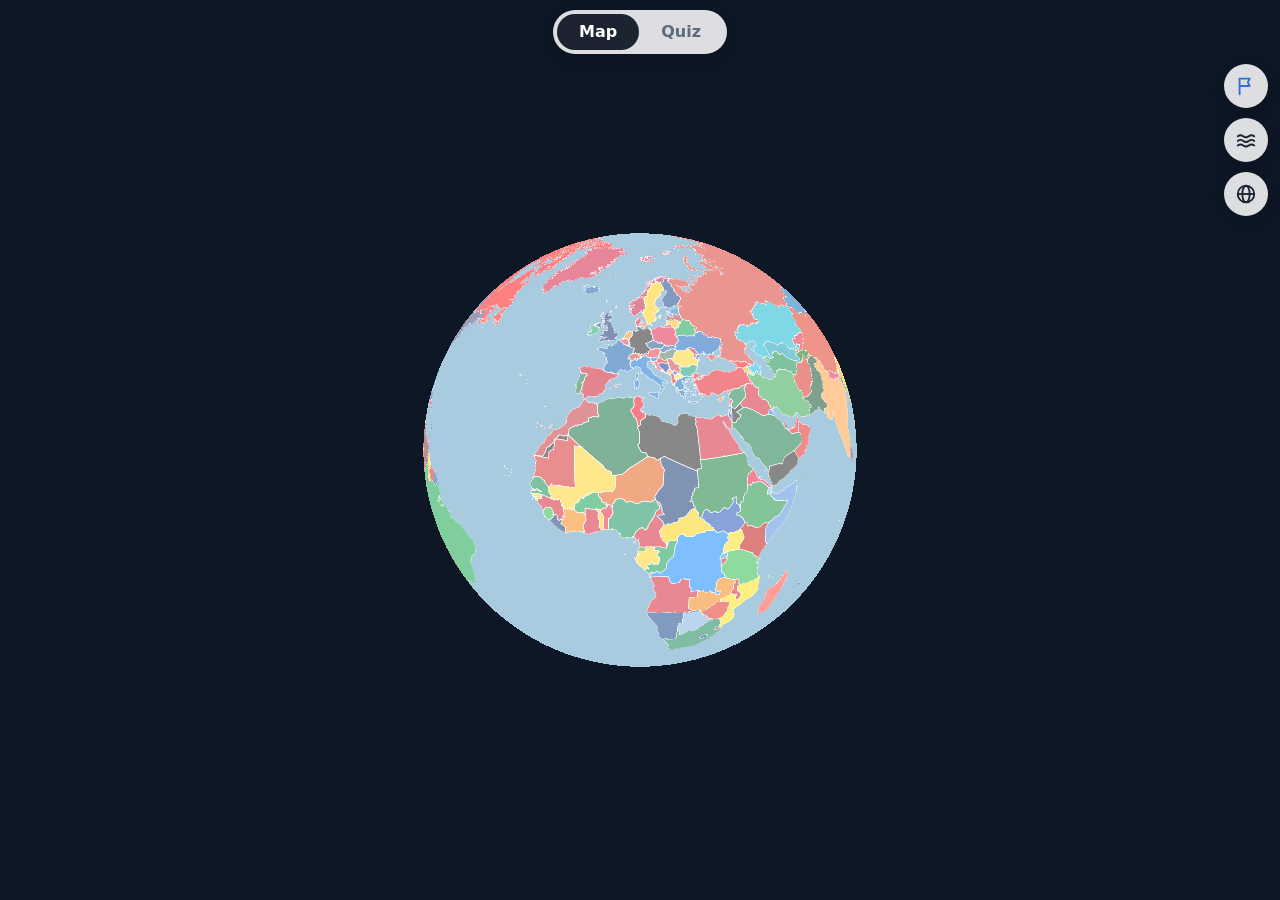
<file: index.html>
<!doctype html>
<html lang="en">
<head>
  <meta charset="utf-8">
  <meta name="viewport" content="width=device-width, initial-scale=1, viewport-fit=cover, user-scalable=no">
  <title>Learn the Country</title>
  <meta name="theme-color" content="#a9cbe0">
  <meta name="apple-mobile-web-app-capable" content="yes">
  <meta name="mobile-web-app-capable" content="yes">
  <!-- translucent: the map fills the whole screen, under the clock. iOS 26 then lays the
       home-screen app out one status-bar height too short (WebKit bug 301108); style.css grows
       the page by env(safe-area-inset-top) to compensate. iOS reads this only when the app is
       added to the home screen. -->
  <meta name="apple-mobile-web-app-status-bar-style" content="black-translucent">
  <meta name="apple-mobile-web-app-title" content="Countries">
  <link rel="manifest" href="manifest.webmanifest">
  <link rel="apple-touch-icon" href="icons/icon-180.png">
  <link rel="icon" href="icons/icon-192.png">
  <link rel="stylesheet" href="lib/maplibre-gl.css">
  <link rel="stylesheet" href="src/style.css">
  <script src="lib/maplibre-gl.js"></script>
</head>
<body class="tab-map">
  <div id="map"></div>

  <header id="top">
    <nav class="tabs glass" role="tablist">
      <button id="tab-map" role="tab" aria-selected="true">Map</button>
      <button id="tab-quiz" role="tab" aria-selected="false">Quiz</button>
    </nav>
  </header>

  <!-- map tab: tools on the right -->
  <div id="side" class="only-map">
    <button id="btn-flags" class="round glass" aria-pressed="true" title="Show or hide flags and capitals">
      <svg viewBox="0 0 24 24" width="22" height="22" fill="none" stroke="currentColor" stroke-width="2" stroke-linejoin="round" stroke-linecap="round" aria-hidden="true"><path d="M5 21V4"/><path d="M5 4h11l-2 4 2 4H5"/></svg>
    </button>
    <button id="btn-water" class="round glass" aria-pressed="false" title="Rivers &amp; lakes">
      <svg viewBox="0 0 24 24" width="22" height="22" fill="none" stroke="currentColor" stroke-width="2" stroke-linecap="round" aria-hidden="true"><path d="M3 8c2-1.5 4-1.5 6 0s4 1.5 6 0 4-1.5 6 0"/><path d="M3 13c2-1.5 4-1.5 6 0s4 1.5 6 0 4-1.5 6 0"/><path d="M3 18c2-1.5 4-1.5 6 0s4 1.5 6 0 4-1.5 6 0"/></svg>
    </button>
    <button id="btn-globe" class="round glass" title="Globe or flat map">
      <svg viewBox="0 0 24 24" width="22" height="22" fill="none" stroke="currentColor" stroke-width="2" aria-hidden="true"><circle cx="12" cy="12" r="9"/><ellipse cx="12" cy="12" rx="4" ry="9"/><path d="M3 12h18"/></svg>
    </button>
  </div>
  <!-- deep dive into a country's states/cantons: way back to the world -->
  <div id="scope-bar" class="only-map glass"><button class="back">‹ World</button><span class="scope-name"></span></div>
  <div id="hint" class="only-map glass" hidden>Flags hidden: tap a country to test yourself</div>

  <!-- map tab: info about the tapped country -->
  <section id="info" class="card glass only-map" hidden>
    <button class="close" aria-label="Close">×</button>
    <div class="info-body">
      <img class="info-flag" alt="">
      <div class="info-local" hidden></div>
      <div>
        <h2 class="info-name"></h2>
        <p class="info-cap"></p>
        <p class="info-pop" hidden></p>
        <p class="info-meta"></p>
      </div>
    </div>
    <button class="reveal primary" hidden>Reveal</button>
    <button class="explore" hidden></button>
    <div class="info-more"></div>
  </section>

  <!-- quiz tab: setup -->
  <section id="setup" class="card glass only-quiz" hidden>
    <h2>Quiz</h2>
    <p class="label">Learn</p>
    <button id="learn-btn" class="learn-btn"></button>
    <!-- question type: what you see → what you find -->
    <div class="pair">
      <p class="label">You see</p><span></span><p class="label">You find</p>
      <div id="ask" class="col"></div>
      <div class="arrow" aria-hidden="true">→</div>
      <div id="answer" class="col"></div>
    </div>
    <div id="pop-row" hidden>
      <p class="label">Population</p>
      <div id="popmodes" class="chips"></div>
    </div>
    <div id="world-options">
      <p class="label" id="region-label">Region <span class="hint">· tap several to combine</span></p>
      <div id="regions" class="chips"></div>
      <label class="check"><input type="checkbox" id="territories"> Include territories (Greenland, Hong Kong, …)</label>
    </div>
    <div id="water-options" hidden>
      <p class="label">Which</p>
      <div id="water-kinds" class="chips"></div>
      <p class="label">How many</p>
      <div id="water-level" class="chips"></div>
    </div>
    <p id="progress" class="muted"></p>
    <div class="row">
      <button id="reset" class="ghost">Reset statistics</button>
      <button id="start" class="primary">Start</button>
    </div>
    <div class="row tight pile-row bottom">
      <span id="pile-info" class="muted"></span>
      <button id="start-pile" class="primary">Practise</button>
    </div>
    <p class="backup muted">Progress: <button id="backup" class="ghost small">Back up</button> · <button id="restore" class="ghost small">Restore</button></p>
  </section>

  <!-- quiz tab: pick the places of a selection by hand; save it under a name -->
  <section id="pick" class="card glass only-quiz" hidden>
    <button class="close" aria-label="Close">×</button>
    <h2 id="pick-title">Choose</h2>
    <nav class="seg" id="pick-mode"><button data-pm="list">List</button><button data-pm="map">Map</button></nav>
    <p id="pick-maphint" class="muted">Tap places on the map to add or remove them.</p>
    <div id="pick-saved"></div>
    <input id="pick-search" type="search" placeholder="Search…" autocomplete="off">
    <div class="row tight">
      <span id="pick-count" class="muted"></span>
      <span><button id="pick-all" class="ghost small">All</button> · <button id="pick-none" class="ghost small">None</button></span>
    </div>
    <div id="pick-list"></div>
    <div class="row pick-actions">
      <button id="pick-save" class="ghost">Save as…</button>
      <button id="pick-done" class="primary">Use selection</button>
    </div>
  </section>

  <!-- quiz tab: choose what to learn (countries, or the states/regions of a country) -->
  <section id="learn" class="card glass only-quiz" hidden>
    <button class="close" aria-label="Close">×</button>
    <h2>What to learn</h2>
    <input id="learn-search" type="search" placeholder="Search…" autocomplete="off">
    <div id="learn-list"></div>
  </section>

  <!-- quiz tab: question -->
  <section id="question" class="card glass only-quiz" hidden>
    <div class="q-head">
      <button id="q-back" class="ghost small">‹ Setup</button>
      <span id="q-mode" class="muted"></span>
      <span id="q-score"></span>
    </div>
    <div id="q-prompt"></div>
    <div id="q-options"></div>
    <div id="q-result" hidden></div>
    <div id="q-buttons" class="row"></div>
  </section>

  <script type="module" src="src/app.js"></script>
</body>
</html>
</file>
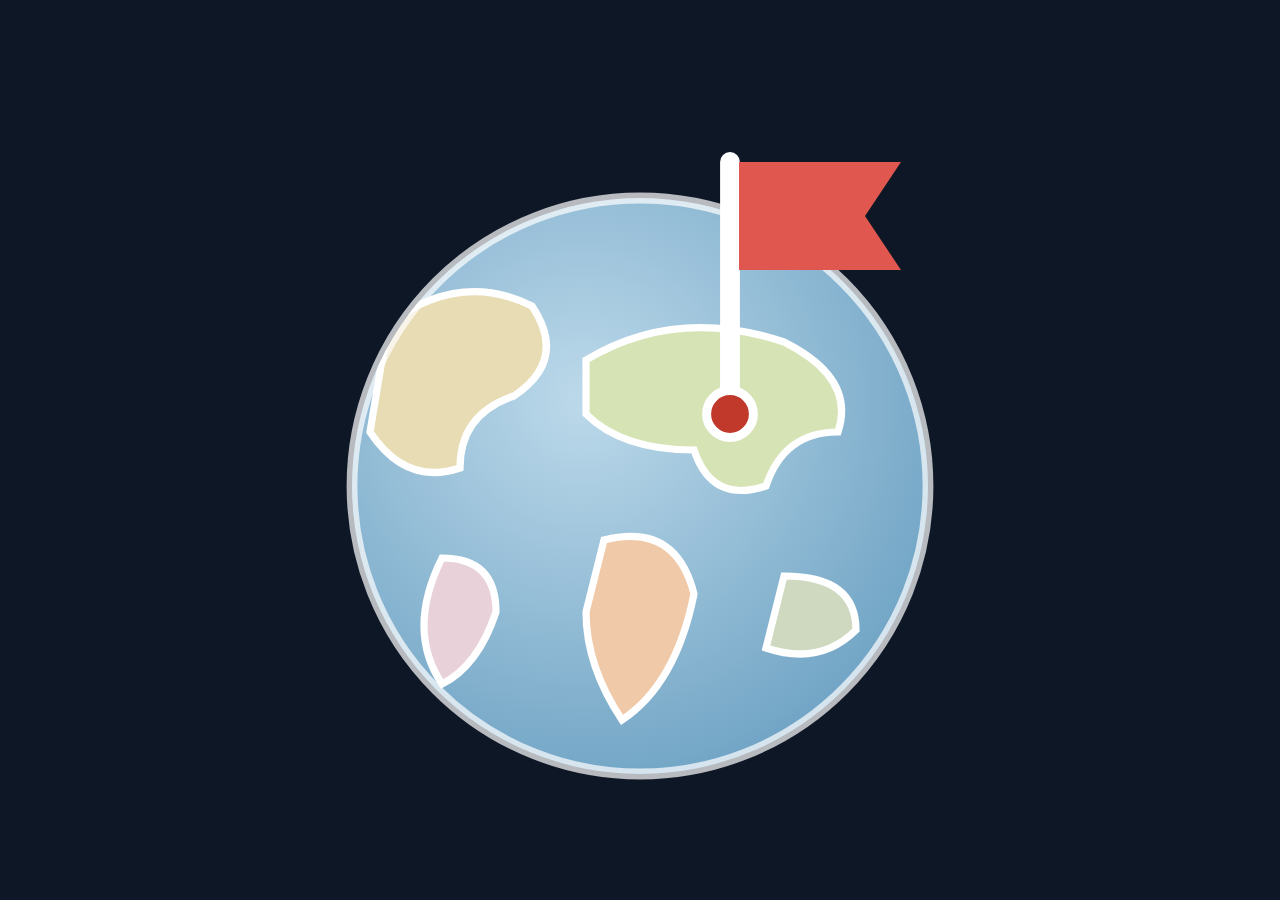
<file: icons/icon-source.html>
<!doctype html><html><head><style>
html,body{margin:0;width:100vw;height:100vh;background:#0e1726;overflow:hidden}
svg{width:100vw;height:100vh;display:block}
</style></head><body>
<!-- App icon: a globe with a small flag planted on it. Rendered to PNG with headless Chrome. -->
<svg viewBox="0 0 100 100">
  <defs><radialGradient id="o" cx="40%" cy="35%" r="70%"><stop offset="0" stop-color="#bcd9ea"/><stop offset="1" stop-color="#6fa3c4"/></radialGradient>
  <clipPath id="c"><circle cx="50" cy="54" r="32"/></clipPath></defs>
  <circle cx="50" cy="54" r="32" fill="url(#o)"/>
  <g clip-path="url(#c)" fill="#e8dcb5" stroke="#fff" stroke-width="0.8">
    <path d="M22 36 q8-6 16-2 q4 6-2 10 q-6 2-6 8 q-6 2-10-4z"/>
    <path d="M44 40 q10-6 22-2 q8 4 6 10 q-6 0-8 6 q-6 2-8-4 q-8 0-12-4z" fill="#d5e3b5"/>
    <path d="M46 60 q8-2 10 6 q-2 10-8 14 q-4-6-4-12z" fill="#f0c9a8"/>
    <path d="M28 62 q6 0 6 6 q-2 6-6 8 q-4-6 0-14z" fill="#e9d1d9"/>
    <path d="M66 64 q8 0 8 6 q-4 4-10 2z" fill="#cfd9c0"/>
  </g>
  <circle cx="50" cy="54" r="32" fill="none" stroke="#fff" stroke-width="1.2" opacity=".7"/>
  <line x1="60" y1="46" x2="60" y2="18" stroke="#fff" stroke-width="2.2" stroke-linecap="round"/>
  <path d="M61 18 h18 l-4 6 l4 6 h-18z" fill="#e0574f"/>
  <circle cx="60" cy="46" r="2.6" fill="#c0392b" stroke="#fff" stroke-width="1"/>
</svg></body></html>
</file>
<file: lib/maplibre-gl.css>
.maplibregl-map{font:12px/20px Helvetica Neue,Arial,Helvetica,sans-serif;overflow:hidden;position:relative;-webkit-tap-highlight-color:rgb(0 0 0/0)}.maplibregl-canvas{left:0;position:absolute;top:0}.maplibregl-map:fullscreen{height:100%;width:100%}.maplibregl-ctrl-group button.maplibregl-ctrl-compass{touch-action:none}.maplibregl-canvas-container.maplibregl-interactive,.maplibregl-ctrl-group button.maplibregl-ctrl-compass{cursor:grab;-webkit-user-select:none;-moz-user-select:none;user-select:none}.maplibregl-canvas-container.maplibregl-interactive.maplibregl-track-pointer{cursor:pointer}.maplibregl-canvas-container.maplibregl-interactive:active,.maplibregl-ctrl-group button.maplibregl-ctrl-compass:active{cursor:grabbing}.maplibregl-canvas-container.maplibregl-touch-zoom-rotate,.maplibregl-canvas-container.maplibregl-touch-zoom-rotate .maplibregl-canvas{touch-action:pan-x pan-y}.maplibregl-canvas-container.maplibregl-touch-drag-pan,.maplibregl-canvas-container.maplibregl-touch-drag-pan .maplibregl-canvas{touch-action:pinch-zoom}.maplibregl-canvas-container.maplibregl-touch-zoom-rotate.maplibregl-touch-drag-pan,.maplibregl-canvas-container.maplibregl-touch-zoom-rotate.maplibregl-touch-drag-pan .maplibregl-canvas{touch-action:none}.maplibregl-canvas-container.maplibregl-touch-drag-pan.maplibregl-cooperative-gestures,.maplibregl-canvas-container.maplibregl-touch-drag-pan.maplibregl-cooperative-gestures .maplibregl-canvas{touch-action:pan-x pan-y}.maplibregl-ctrl-bottom-left,.maplibregl-ctrl-bottom-right,.maplibregl-ctrl-top-left,.maplibregl-ctrl-top-right{pointer-events:none;position:absolute;z-index:2}.maplibregl-ctrl-top-left{left:0;top:0}.maplibregl-ctrl-top-right{right:0;top:0}.maplibregl-ctrl-bottom-left{bottom:0;left:0}.maplibregl-ctrl-bottom-right{bottom:0;right:0}.maplibregl-ctrl{clear:both;pointer-events:auto;transform:translate(0)}.maplibregl-ctrl-top-left .maplibregl-ctrl{float:left;margin:10px 0 0 10px}.maplibregl-ctrl-top-right .maplibregl-ctrl{float:right;margin:10px 10px 0 0}.maplibregl-ctrl-bottom-left .maplibregl-ctrl{float:left;margin:0 0 10px 10px}.maplibregl-ctrl-bottom-right .maplibregl-ctrl{float:right;margin:0 10px 10px 0}.maplibregl-ctrl-group{background:#fff;border-radius:4px}.maplibregl-ctrl-group:not(:empty){box-shadow:0 0 0 2px rgba(0,0,0,.1)}@media (forced-colors:active){.maplibregl-ctrl-group:not(:empty){box-shadow:0 0 0 2px ButtonText}}.maplibregl-ctrl-group button{background-color:transparent;border:0;box-sizing:border-box;cursor:pointer;display:block;height:29px;outline:none;padding:0;width:29px}.maplibregl-ctrl-group button+button{border-top:1px solid #ddd}.maplibregl-ctrl button .maplibregl-ctrl-icon{background-position:50%;background-repeat:no-repeat;display:block;height:100%;width:100%}@media (forced-colors:active){.maplibregl-ctrl-icon{background-color:transparent}.maplibregl-ctrl-group button+button{border-top:1px solid ButtonText}}.maplibregl-ctrl button::-moz-focus-inner{border:0;padding:0}.maplibregl-ctrl-attrib-button:focus,.maplibregl-ctrl-group button:focus{box-shadow:0 0 2px 2px #0096ff}.maplibregl-ctrl button:disabled{cursor:not-allowed}.maplibregl-ctrl button:disabled .maplibregl-ctrl-icon{opacity:.25}@media (hover:hover){.maplibregl-ctrl button:not(:disabled):hover{background-color:rgba(0,0,0,.05)}}.maplibregl-ctrl button:not(:disabled):active{background-color:rgba(0,0,0,.05)}.maplibregl-ctrl-group button:focus:focus-visible{box-shadow:0 0 2px 2px #0096ff}.maplibregl-ctrl-group button:focus:not(:focus-visible){box-shadow:none}.maplibregl-ctrl-group button:focus:first-child{border-radius:4px 4px 0 0}.maplibregl-ctrl-group button:focus:last-child{border-radius:0 0 4px 4px}.maplibregl-ctrl-group button:focus:only-child{border-radius:inherit}.maplibregl-ctrl button.maplibregl-ctrl-zoom-out .maplibregl-ctrl-icon{background-image:url("data:image/svg+xml;charset=utf-8,%3Csvg xmlns='http://www.w3.org/2000/svg' width='29' height='29' fill='%23333' viewBox='0 0 29 29'%3E%3Cpath d='M10 13c-.75 0-1.5.75-1.5 1.5S9.25 16 10 16h9c.75 0 1.5-.75 1.5-1.5S19.75 13 19 13z'/%3E%3C/svg%3E")}.maplibregl-ctrl button.maplibregl-ctrl-zoom-in .maplibregl-ctrl-icon{background-image:url("data:image/svg+xml;charset=utf-8,%3Csvg xmlns='http://www.w3.org/2000/svg' width='29' height='29' fill='%23333' viewBox='0 0 29 29'%3E%3Cpath d='M14.5 8.5c-.75 0-1.5.75-1.5 1.5v3h-3c-.75 0-1.5.75-1.5 1.5S9.25 16 10 16h3v3c0 .75.75 1.5 1.5 1.5S16 19.75 16 19v-3h3c.75 0 1.5-.75 1.5-1.5S19.75 13 19 13h-3v-3c0-.75-.75-1.5-1.5-1.5'/%3E%3C/svg%3E")}@media (forced-colors:active){.maplibregl-ctrl button.maplibregl-ctrl-zoom-out .maplibregl-ctrl-icon{background-image:url("data:image/svg+xml;charset=utf-8,%3Csvg xmlns='http://www.w3.org/2000/svg' width='29' height='29' fill='%23fff' viewBox='0 0 29 29'%3E%3Cpath d='M10 13c-.75 0-1.5.75-1.5 1.5S9.25 16 10 16h9c.75 0 1.5-.75 1.5-1.5S19.75 13 19 13z'/%3E%3C/svg%3E")}.maplibregl-ctrl button.maplibregl-ctrl-zoom-in .maplibregl-ctrl-icon{background-image:url("data:image/svg+xml;charset=utf-8,%3Csvg xmlns='http://www.w3.org/2000/svg' width='29' height='29' fill='%23fff' viewBox='0 0 29 29'%3E%3Cpath d='M14.5 8.5c-.75 0-1.5.75-1.5 1.5v3h-3c-.75 0-1.5.75-1.5 1.5S9.25 16 10 16h3v3c0 .75.75 1.5 1.5 1.5S16 19.75 16 19v-3h3c.75 0 1.5-.75 1.5-1.5S19.75 13 19 13h-3v-3c0-.75-.75-1.5-1.5-1.5'/%3E%3C/svg%3E")}}@media (forced-colors:active) and (prefers-color-scheme:light){.maplibregl-ctrl button.maplibregl-ctrl-zoom-out .maplibregl-ctrl-icon{background-image:url("data:image/svg+xml;charset=utf-8,%3Csvg xmlns='http://www.w3.org/2000/svg' width='29' height='29' viewBox='0 0 29 29'%3E%3Cpath d='M10 13c-.75 0-1.5.75-1.5 1.5S9.25 16 10 16h9c.75 0 1.5-.75 1.5-1.5S19.75 13 19 13z'/%3E%3C/svg%3E")}.maplibregl-ctrl button.maplibregl-ctrl-zoom-in .maplibregl-ctrl-icon{background-image:url("data:image/svg+xml;charset=utf-8,%3Csvg xmlns='http://www.w3.org/2000/svg' width='29' height='29' viewBox='0 0 29 29'%3E%3Cpath d='M14.5 8.5c-.75 0-1.5.75-1.5 1.5v3h-3c-.75 0-1.5.75-1.5 1.5S9.25 16 10 16h3v3c0 .75.75 1.5 1.5 1.5S16 19.75 16 19v-3h3c.75 0 1.5-.75 1.5-1.5S19.75 13 19 13h-3v-3c0-.75-.75-1.5-1.5-1.5'/%3E%3C/svg%3E")}}.maplibregl-ctrl button.maplibregl-ctrl-fullscreen .maplibregl-ctrl-icon{background-image:url("data:image/svg+xml;charset=utf-8,%3Csvg xmlns='http://www.w3.org/2000/svg' width='29' height='29' fill='%23333' viewBox='0 0 29 29'%3E%3Cpath d='M24 16v5.5c0 1.75-.75 2.5-2.5 2.5H16v-1l3-1.5-4-5.5 1-1 5.5 4 1.5-3zM6 16l1.5 3 5.5-4 1 1-4 5.5 3 1.5v1H7.5C5.75 24 5 23.25 5 21.5V16zm7-11v1l-3 1.5 4 5.5-1 1-5.5-4L6 13H5V7.5C5 5.75 5.75 5 7.5 5zm11 2.5c0-1.75-.75-2.5-2.5-2.5H16v1l3 1.5-4 5.5 1 1 5.5-4 1.5 3h1z'/%3E%3C/svg%3E")}.maplibregl-ctrl button.maplibregl-ctrl-shrink .maplibregl-ctrl-icon{background-image:url("data:image/svg+xml;charset=utf-8,%3Csvg xmlns='http://www.w3.org/2000/svg' width='29' height='29' viewBox='0 0 29 29'%3E%3Cpath d='M18.5 16c-1.75 0-2.5.75-2.5 2.5V24h1l1.5-3 5.5 4 1-1-4-5.5 3-1.5v-1zM13 18.5c0-1.75-.75-2.5-2.5-2.5H5v1l3 1.5L4 24l1 1 5.5-4 1.5 3h1zm3-8c0 1.75.75 2.5 2.5 2.5H24v-1l-3-1.5L25 5l-1-1-5.5 4L17 5h-1zM10.5 13c1.75 0 2.5-.75 2.5-2.5V5h-1l-1.5 3L5 4 4 5l4 5.5L5 12v1z'/%3E%3C/svg%3E")}@media (forced-colors:active){.maplibregl-ctrl button.maplibregl-ctrl-fullscreen .maplibregl-ctrl-icon{background-image:url("data:image/svg+xml;charset=utf-8,%3Csvg xmlns='http://www.w3.org/2000/svg' width='29' height='29' fill='%23fff' viewBox='0 0 29 29'%3E%3Cpath d='M24 16v5.5c0 1.75-.75 2.5-2.5 2.5H16v-1l3-1.5-4-5.5 1-1 5.5 4 1.5-3zM6 16l1.5 3 5.5-4 1 1-4 5.5 3 1.5v1H7.5C5.75 24 5 23.25 5 21.5V16zm7-11v1l-3 1.5 4 5.5-1 1-5.5-4L6 13H5V7.5C5 5.75 5.75 5 7.5 5zm11 2.5c0-1.75-.75-2.5-2.5-2.5H16v1l3 1.5-4 5.5 1 1 5.5-4 1.5 3h1z'/%3E%3C/svg%3E")}.maplibregl-ctrl button.maplibregl-ctrl-shrink .maplibregl-ctrl-icon{background-image:url("data:image/svg+xml;charset=utf-8,%3Csvg xmlns='http://www.w3.org/2000/svg' width='29' height='29' fill='%23fff' viewBox='0 0 29 29'%3E%3Cpath d='M18.5 16c-1.75 0-2.5.75-2.5 2.5V24h1l1.5-3 5.5 4 1-1-4-5.5 3-1.5v-1zM13 18.5c0-1.75-.75-2.5-2.5-2.5H5v1l3 1.5L4 24l1 1 5.5-4 1.5 3h1zm3-8c0 1.75.75 2.5 2.5 2.5H24v-1l-3-1.5L25 5l-1-1-5.5 4L17 5h-1zM10.5 13c1.75 0 2.5-.75 2.5-2.5V5h-1l-1.5 3L5 4 4 5l4 5.5L5 12v1z'/%3E%3C/svg%3E")}}@media (forced-colors:active) and (prefers-color-scheme:light){.maplibregl-ctrl button.maplibregl-ctrl-fullscreen .maplibregl-ctrl-icon{background-image:url("data:image/svg+xml;charset=utf-8,%3Csvg xmlns='http://www.w3.org/2000/svg' width='29' height='29' viewBox='0 0 29 29'%3E%3Cpath d='M24 16v5.5c0 1.75-.75 2.5-2.5 2.5H16v-1l3-1.5-4-5.5 1-1 5.5 4 1.5-3zM6 16l1.5 3 5.5-4 1 1-4 5.5 3 1.5v1H7.5C5.75 24 5 23.25 5 21.5V16zm7-11v1l-3 1.5 4 5.5-1 1-5.5-4L6 13H5V7.5C5 5.75 5.75 5 7.5 5zm11 2.5c0-1.75-.75-2.5-2.5-2.5H16v1l3 1.5-4 5.5 1 1 5.5-4 1.5 3h1z'/%3E%3C/svg%3E")}.maplibregl-ctrl button.maplibregl-ctrl-shrink .maplibregl-ctrl-icon{background-image:url("data:image/svg+xml;charset=utf-8,%3Csvg xmlns='http://www.w3.org/2000/svg' width='29' height='29' viewBox='0 0 29 29'%3E%3Cpath d='M18.5 16c-1.75 0-2.5.75-2.5 2.5V24h1l1.5-3 5.5 4 1-1-4-5.5 3-1.5v-1zM13 18.5c0-1.75-.75-2.5-2.5-2.5H5v1l3 1.5L4 24l1 1 5.5-4 1.5 3h1zm3-8c0 1.75.75 2.5 2.5 2.5H24v-1l-3-1.5L25 5l-1-1-5.5 4L17 5h-1zM10.5 13c1.75 0 2.5-.75 2.5-2.5V5h-1l-1.5 3L5 4 4 5l4 5.5L5 12v1z'/%3E%3C/svg%3E")}}.maplibregl-ctrl button.maplibregl-ctrl-compass .maplibregl-ctrl-icon{background-image:url("data:image/svg+xml;charset=utf-8,%3Csvg xmlns='http://www.w3.org/2000/svg' width='29' height='29' fill='%23333' viewBox='0 0 29 29'%3E%3Cpath d='m10.5 14 4-8 4 8z'/%3E%3Cpath fill='%23ccc' d='m10.5 16 4 8 4-8z'/%3E%3C/svg%3E")}@media (forced-colors:active){.maplibregl-ctrl button.maplibregl-ctrl-compass .maplibregl-ctrl-icon{background-image:url("data:image/svg+xml;charset=utf-8,%3Csvg xmlns='http://www.w3.org/2000/svg' width='29' height='29' fill='%23fff' viewBox='0 0 29 29'%3E%3Cpath d='m10.5 14 4-8 4 8z'/%3E%3Cpath fill='%23ccc' d='m10.5 16 4 8 4-8z'/%3E%3C/svg%3E")}}@media (forced-colors:active) and (prefers-color-scheme:light){.maplibregl-ctrl button.maplibregl-ctrl-compass .maplibregl-ctrl-icon{background-image:url("data:image/svg+xml;charset=utf-8,%3Csvg xmlns='http://www.w3.org/2000/svg' width='29' height='29' viewBox='0 0 29 29'%3E%3Cpath d='m10.5 14 4-8 4 8z'/%3E%3Cpath fill='%23ccc' d='m10.5 16 4 8 4-8z'/%3E%3C/svg%3E")}}.maplibregl-ctrl button.maplibregl-ctrl-globe .maplibregl-ctrl-icon{background-image:url("data:image/svg+xml;charset=utf-8,%3Csvg xmlns='http://www.w3.org/2000/svg' width='22' height='22' fill='none' stroke='%23333' viewBox='0 0 22 22'%3E%3Ccircle cx='11' cy='11' r='8.5'/%3E%3Cpath d='M17.5 11c0 4.819-3.02 8.5-6.5 8.5S4.5 15.819 4.5 11 7.52 2.5 11 2.5s6.5 3.681 6.5 8.5Z'/%3E%3Cpath d='M13.5 11c0 2.447-.331 4.64-.853 6.206-.262.785-.562 1.384-.872 1.777-.314.399-.58.517-.775.517s-.461-.118-.775-.517c-.31-.393-.61-.992-.872-1.777C8.831 15.64 8.5 13.446 8.5 11s.331-4.64.853-6.206c.262-.785.562-1.384.872-1.777.314-.399.58-.517.775-.517s.461.118.775.517c.31.393.61.992.872 1.777.522 1.565.853 3.76.853 6.206Z'/%3E%3Cpath d='M11 7.5c-1.909 0-3.622-.166-4.845-.428-.616-.132-1.08-.283-1.379-.434a1.3 1.3 0 0 1-.224-.138q.07-.058.224-.138c.299-.151.763-.302 1.379-.434C7.378 5.666 9.091 5.5 11 5.5s3.622.166 4.845.428c.616.132 1.08.283 1.379.434.105.053.177.1.224.138q-.07.058-.224.138c-.299.151-.763.302-1.379.434-1.223.262-2.936.428-4.845.428ZM4.486 6.436ZM11 16.5c-1.909 0-3.622-.166-4.845-.428-.616-.132-1.08-.283-1.379-.434a1.3 1.3 0 0 1-.224-.138 1.3 1.3 0 0 1 .224-.138c.299-.151.763-.302 1.379-.434C7.378 14.666 9.091 14.5 11 14.5s3.622.166 4.845.428c.616.132 1.08.283 1.379.434.105.053.177.1.224.138a1.3 1.3 0 0 1-.224.138c-.299.151-.763.302-1.379.434-1.223.262-2.936.428-4.845.428Zm-6.514-1.064ZM11 12.5c-2.46 0-4.672-.222-6.255-.574-.796-.177-1.406-.38-1.805-.59a1.5 1.5 0 0 1-.39-.272.3.3 0 0 1-.047-.064.3.3 0 0 1 .048-.064c.066-.073.189-.167.389-.272.399-.21 1.009-.413 1.805-.59C6.328 9.722 8.54 9.5 11 9.5s4.672.222 6.256.574c.795.177 1.405.38 1.804.59.2.105.323.2.39.272a.3.3 0 0 1 .047.064.3.3 0 0 1-.048.064 1.4 1.4 0 0 1-.389.272c-.399.21-1.009.413-1.804.59-1.584.352-3.796.574-6.256.574Zm-8.501-1.51v.002zm0 .018v.002zm17.002.002v-.002zm0-.018v-.002z'/%3E%3C/svg%3E")}.maplibregl-ctrl button.maplibregl-ctrl-globe-enabled .maplibregl-ctrl-icon{background-image:url("data:image/svg+xml;charset=utf-8,%3Csvg xmlns='http://www.w3.org/2000/svg' width='22' height='22' fill='none' stroke='%2333b5e5' viewBox='0 0 22 22'%3E%3Ccircle cx='11' cy='11' r='8.5'/%3E%3Cpath d='M17.5 11c0 4.819-3.02 8.5-6.5 8.5S4.5 15.819 4.5 11 7.52 2.5 11 2.5s6.5 3.681 6.5 8.5Z'/%3E%3Cpath d='M13.5 11c0 2.447-.331 4.64-.853 6.206-.262.785-.562 1.384-.872 1.777-.314.399-.58.517-.775.517s-.461-.118-.775-.517c-.31-.393-.61-.992-.872-1.777C8.831 15.64 8.5 13.446 8.5 11s.331-4.64.853-6.206c.262-.785.562-1.384.872-1.777.314-.399.58-.517.775-.517s.461.118.775.517c.31.393.61.992.872 1.777.522 1.565.853 3.76.853 6.206Z'/%3E%3Cpath d='M11 7.5c-1.909 0-3.622-.166-4.845-.428-.616-.132-1.08-.283-1.379-.434a1.3 1.3 0 0 1-.224-.138q.07-.058.224-.138c.299-.151.763-.302 1.379-.434C7.378 5.666 9.091 5.5 11 5.5s3.622.166 4.845.428c.616.132 1.08.283 1.379.434.105.053.177.1.224.138q-.07.058-.224.138c-.299.151-.763.302-1.379.434-1.223.262-2.936.428-4.845.428ZM4.486 6.436ZM11 16.5c-1.909 0-3.622-.166-4.845-.428-.616-.132-1.08-.283-1.379-.434a1.3 1.3 0 0 1-.224-.138 1.3 1.3 0 0 1 .224-.138c.299-.151.763-.302 1.379-.434C7.378 14.666 9.091 14.5 11 14.5s3.622.166 4.845.428c.616.132 1.08.283 1.379.434.105.053.177.1.224.138a1.3 1.3 0 0 1-.224.138c-.299.151-.763.302-1.379.434-1.223.262-2.936.428-4.845.428Zm-6.514-1.064ZM11 12.5c-2.46 0-4.672-.222-6.255-.574-.796-.177-1.406-.38-1.805-.59a1.5 1.5 0 0 1-.39-.272.3.3 0 0 1-.047-.064.3.3 0 0 1 .048-.064c.066-.073.189-.167.389-.272.399-.21 1.009-.413 1.805-.59C6.328 9.722 8.54 9.5 11 9.5s4.672.222 6.256.574c.795.177 1.405.38 1.804.59.2.105.323.2.39.272a.3.3 0 0 1 .047.064.3.3 0 0 1-.048.064 1.4 1.4 0 0 1-.389.272c-.399.21-1.009.413-1.804.59-1.584.352-3.796.574-6.256.574Zm-8.501-1.51v.002zm0 .018v.002zm17.002.002v-.002zm0-.018v-.002z'/%3E%3C/svg%3E")}.maplibregl-ctrl button.maplibregl-ctrl-terrain .maplibregl-ctrl-icon{background-image:url("data:image/svg+xml;charset=utf-8,%3Csvg xmlns='http://www.w3.org/2000/svg' width='22' height='22' fill='%23333' viewBox='0 0 22 22'%3E%3Cpath d='m1.754 13.406 4.453-4.851 3.09 3.09 3.281 3.277.969-.969-3.309-3.312 3.844-4.121 6.148 6.886h1.082v-.855l-7.207-8.07-4.84 5.187L6.169 6.57l-5.48 5.965v.871ZM.688 16.844h20.625v1.375H.688Zm0 0'/%3E%3C/svg%3E")}.maplibregl-ctrl button.maplibregl-ctrl-terrain-enabled .maplibregl-ctrl-icon{background-image:url("data:image/svg+xml;charset=utf-8,%3Csvg xmlns='http://www.w3.org/2000/svg' width='22' height='22' fill='%2333b5e5' viewBox='0 0 22 22'%3E%3Cpath d='m1.754 13.406 4.453-4.851 3.09 3.09 3.281 3.277.969-.969-3.309-3.312 3.844-4.121 6.148 6.886h1.082v-.855l-7.207-8.07-4.84 5.187L6.169 6.57l-5.48 5.965v.871ZM.688 16.844h20.625v1.375H.688Zm0 0'/%3E%3C/svg%3E")}.maplibregl-ctrl button.maplibregl-ctrl-geolocate .maplibregl-ctrl-icon{background-image:url("data:image/svg+xml;charset=utf-8,%3Csvg xmlns='http://www.w3.org/2000/svg' width='29' height='29' fill='%23333' viewBox='0 0 20 20'%3E%3Cpath d='M10 4C9 4 9 5 9 5v.1A5 5 0 0 0 5.1 9H5s-1 0-1 1 1 1 1 1h.1A5 5 0 0 0 9 14.9v.1s0 1 1 1 1-1 1-1v-.1a5 5 0 0 0 3.9-3.9h.1s1 0 1-1-1-1-1-1h-.1A5 5 0 0 0 11 5.1V5s0-1-1-1m0 2.5a3.5 3.5 0 1 1 0 7 3.5 3.5 0 1 1 0-7'/%3E%3Ccircle cx='10' cy='10' r='2'/%3E%3C/svg%3E")}.maplibregl-ctrl button.maplibregl-ctrl-geolocate:disabled .maplibregl-ctrl-icon{background-image:url("data:image/svg+xml;charset=utf-8,%3Csvg xmlns='http://www.w3.org/2000/svg' width='29' height='29' fill='%23aaa' viewBox='0 0 20 20'%3E%3Cpath d='M10 4C9 4 9 5 9 5v.1A5 5 0 0 0 5.1 9H5s-1 0-1 1 1 1 1 1h.1A5 5 0 0 0 9 14.9v.1s0 1 1 1 1-1 1-1v-.1a5 5 0 0 0 3.9-3.9h.1s1 0 1-1-1-1-1-1h-.1A5 5 0 0 0 11 5.1V5s0-1-1-1m0 2.5a3.5 3.5 0 1 1 0 7 3.5 3.5 0 1 1 0-7'/%3E%3Ccircle cx='10' cy='10' r='2'/%3E%3Cpath fill='red' d='m14 5 1 1-9 9-1-1z'/%3E%3C/svg%3E")}.maplibregl-ctrl button.maplibregl-ctrl-geolocate.maplibregl-ctrl-geolocate-active .maplibregl-ctrl-icon{background-image:url("data:image/svg+xml;charset=utf-8,%3Csvg xmlns='http://www.w3.org/2000/svg' width='29' height='29' fill='%2333b5e5' viewBox='0 0 20 20'%3E%3Cpath d='M10 4C9 4 9 5 9 5v.1A5 5 0 0 0 5.1 9H5s-1 0-1 1 1 1 1 1h.1A5 5 0 0 0 9 14.9v.1s0 1 1 1 1-1 1-1v-.1a5 5 0 0 0 3.9-3.9h.1s1 0 1-1-1-1-1-1h-.1A5 5 0 0 0 11 5.1V5s0-1-1-1m0 2.5a3.5 3.5 0 1 1 0 7 3.5 3.5 0 1 1 0-7'/%3E%3Ccircle cx='10' cy='10' r='2'/%3E%3C/svg%3E")}.maplibregl-ctrl button.maplibregl-ctrl-geolocate.maplibregl-ctrl-geolocate-active-error .maplibregl-ctrl-icon{background-image:url("data:image/svg+xml;charset=utf-8,%3Csvg xmlns='http://www.w3.org/2000/svg' width='29' height='29' fill='%23e58978' viewBox='0 0 20 20'%3E%3Cpath d='M10 4C9 4 9 5 9 5v.1A5 5 0 0 0 5.1 9H5s-1 0-1 1 1 1 1 1h.1A5 5 0 0 0 9 14.9v.1s0 1 1 1 1-1 1-1v-.1a5 5 0 0 0 3.9-3.9h.1s1 0 1-1-1-1-1-1h-.1A5 5 0 0 0 11 5.1V5s0-1-1-1m0 2.5a3.5 3.5 0 1 1 0 7 3.5 3.5 0 1 1 0-7'/%3E%3Ccircle cx='10' cy='10' r='2'/%3E%3C/svg%3E")}.maplibregl-ctrl button.maplibregl-ctrl-geolocate.maplibregl-ctrl-geolocate-background .maplibregl-ctrl-icon{background-image:url("data:image/svg+xml;charset=utf-8,%3Csvg xmlns='http://www.w3.org/2000/svg' width='29' height='29' fill='%2333b5e5' viewBox='0 0 20 20'%3E%3Cpath d='M10 4C9 4 9 5 9 5v.1A5 5 0 0 0 5.1 9H5s-1 0-1 1 1 1 1 1h.1A5 5 0 0 0 9 14.9v.1s0 1 1 1 1-1 1-1v-.1a5 5 0 0 0 3.9-3.9h.1s1 0 1-1-1-1-1-1h-.1A5 5 0 0 0 11 5.1V5s0-1-1-1m0 2.5a3.5 3.5 0 1 1 0 7 3.5 3.5 0 1 1 0-7'/%3E%3C/svg%3E")}.maplibregl-ctrl button.maplibregl-ctrl-geolocate.maplibregl-ctrl-geolocate-background-error .maplibregl-ctrl-icon{background-image:url("data:image/svg+xml;charset=utf-8,%3Csvg xmlns='http://www.w3.org/2000/svg' width='29' height='29' fill='%23e54e33' viewBox='0 0 20 20'%3E%3Cpath d='M10 4C9 4 9 5 9 5v.1A5 5 0 0 0 5.1 9H5s-1 0-1 1 1 1 1 1h.1A5 5 0 0 0 9 14.9v.1s0 1 1 1 1-1 1-1v-.1a5 5 0 0 0 3.9-3.9h.1s1 0 1-1-1-1-1-1h-.1A5 5 0 0 0 11 5.1V5s0-1-1-1m0 2.5a3.5 3.5 0 1 1 0 7 3.5 3.5 0 1 1 0-7'/%3E%3C/svg%3E")}.maplibregl-ctrl button.maplibregl-ctrl-geolocate.maplibregl-ctrl-geolocate-waiting .maplibregl-ctrl-icon{animation:maplibregl-spin 2s linear infinite}@media (forced-colors:active){.maplibregl-ctrl button.maplibregl-ctrl-geolocate .maplibregl-ctrl-icon{background-image:url("data:image/svg+xml;charset=utf-8,%3Csvg xmlns='http://www.w3.org/2000/svg' width='29' height='29' fill='%23fff' viewBox='0 0 20 20'%3E%3Cpath d='M10 4C9 4 9 5 9 5v.1A5 5 0 0 0 5.1 9H5s-1 0-1 1 1 1 1 1h.1A5 5 0 0 0 9 14.9v.1s0 1 1 1 1-1 1-1v-.1a5 5 0 0 0 3.9-3.9h.1s1 0 1-1-1-1-1-1h-.1A5 5 0 0 0 11 5.1V5s0-1-1-1m0 2.5a3.5 3.5 0 1 1 0 7 3.5 3.5 0 1 1 0-7'/%3E%3Ccircle cx='10' cy='10' r='2'/%3E%3C/svg%3E")}.maplibregl-ctrl button.maplibregl-ctrl-geolocate:disabled .maplibregl-ctrl-icon{background-image:url("data:image/svg+xml;charset=utf-8,%3Csvg xmlns='http://www.w3.org/2000/svg' width='29' height='29' fill='%23999' viewBox='0 0 20 20'%3E%3Cpath d='M10 4C9 4 9 5 9 5v.1A5 5 0 0 0 5.1 9H5s-1 0-1 1 1 1 1 1h.1A5 5 0 0 0 9 14.9v.1s0 1 1 1 1-1 1-1v-.1a5 5 0 0 0 3.9-3.9h.1s1 0 1-1-1-1-1-1h-.1A5 5 0 0 0 11 5.1V5s0-1-1-1m0 2.5a3.5 3.5 0 1 1 0 7 3.5 3.5 0 1 1 0-7'/%3E%3Ccircle cx='10' cy='10' r='2'/%3E%3Cpath fill='red' d='m14 5 1 1-9 9-1-1z'/%3E%3C/svg%3E")}.maplibregl-ctrl button.maplibregl-ctrl-geolocate.maplibregl-ctrl-geolocate-active .maplibregl-ctrl-icon{background-image:url("data:image/svg+xml;charset=utf-8,%3Csvg xmlns='http://www.w3.org/2000/svg' width='29' height='29' fill='%2333b5e5' viewBox='0 0 20 20'%3E%3Cpath d='M10 4C9 4 9 5 9 5v.1A5 5 0 0 0 5.1 9H5s-1 0-1 1 1 1 1 1h.1A5 5 0 0 0 9 14.9v.1s0 1 1 1 1-1 1-1v-.1a5 5 0 0 0 3.9-3.9h.1s1 0 1-1-1-1-1-1h-.1A5 5 0 0 0 11 5.1V5s0-1-1-1m0 2.5a3.5 3.5 0 1 1 0 7 3.5 3.5 0 1 1 0-7'/%3E%3Ccircle cx='10' cy='10' r='2'/%3E%3C/svg%3E")}.maplibregl-ctrl button.maplibregl-ctrl-geolocate.maplibregl-ctrl-geolocate-active-error .maplibregl-ctrl-icon{background-image:url("data:image/svg+xml;charset=utf-8,%3Csvg xmlns='http://www.w3.org/2000/svg' width='29' height='29' fill='%23e58978' viewBox='0 0 20 20'%3E%3Cpath d='M10 4C9 4 9 5 9 5v.1A5 5 0 0 0 5.1 9H5s-1 0-1 1 1 1 1 1h.1A5 5 0 0 0 9 14.9v.1s0 1 1 1 1-1 1-1v-.1a5 5 0 0 0 3.9-3.9h.1s1 0 1-1-1-1-1-1h-.1A5 5 0 0 0 11 5.1V5s0-1-1-1m0 2.5a3.5 3.5 0 1 1 0 7 3.5 3.5 0 1 1 0-7'/%3E%3Ccircle cx='10' cy='10' r='2'/%3E%3C/svg%3E")}.maplibregl-ctrl button.maplibregl-ctrl-geolocate.maplibregl-ctrl-geolocate-background .maplibregl-ctrl-icon{background-image:url("data:image/svg+xml;charset=utf-8,%3Csvg xmlns='http://www.w3.org/2000/svg' width='29' height='29' fill='%2333b5e5' viewBox='0 0 20 20'%3E%3Cpath d='M10 4C9 4 9 5 9 5v.1A5 5 0 0 0 5.1 9H5s-1 0-1 1 1 1 1 1h.1A5 5 0 0 0 9 14.9v.1s0 1 1 1 1-1 1-1v-.1a5 5 0 0 0 3.9-3.9h.1s1 0 1-1-1-1-1-1h-.1A5 5 0 0 0 11 5.1V5s0-1-1-1m0 2.5a3.5 3.5 0 1 1 0 7 3.5 3.5 0 1 1 0-7'/%3E%3C/svg%3E")}.maplibregl-ctrl button.maplibregl-ctrl-geolocate.maplibregl-ctrl-geolocate-background-error .maplibregl-ctrl-icon{background-image:url("data:image/svg+xml;charset=utf-8,%3Csvg xmlns='http://www.w3.org/2000/svg' width='29' height='29' fill='%23e54e33' viewBox='0 0 20 20'%3E%3Cpath d='M10 4C9 4 9 5 9 5v.1A5 5 0 0 0 5.1 9H5s-1 0-1 1 1 1 1 1h.1A5 5 0 0 0 9 14.9v.1s0 1 1 1 1-1 1-1v-.1a5 5 0 0 0 3.9-3.9h.1s1 0 1-1-1-1-1-1h-.1A5 5 0 0 0 11 5.1V5s0-1-1-1m0 2.5a3.5 3.5 0 1 1 0 7 3.5 3.5 0 1 1 0-7'/%3E%3C/svg%3E")}}@media (forced-colors:active) and (prefers-color-scheme:light){.maplibregl-ctrl button.maplibregl-ctrl-geolocate .maplibregl-ctrl-icon{background-image:url("data:image/svg+xml;charset=utf-8,%3Csvg xmlns='http://www.w3.org/2000/svg' width='29' height='29' viewBox='0 0 20 20'%3E%3Cpath d='M10 4C9 4 9 5 9 5v.1A5 5 0 0 0 5.1 9H5s-1 0-1 1 1 1 1 1h.1A5 5 0 0 0 9 14.9v.1s0 1 1 1 1-1 1-1v-.1a5 5 0 0 0 3.9-3.9h.1s1 0 1-1-1-1-1-1h-.1A5 5 0 0 0 11 5.1V5s0-1-1-1m0 2.5a3.5 3.5 0 1 1 0 7 3.5 3.5 0 1 1 0-7'/%3E%3Ccircle cx='10' cy='10' r='2'/%3E%3C/svg%3E")}.maplibregl-ctrl button.maplibregl-ctrl-geolocate:disabled .maplibregl-ctrl-icon{background-image:url("data:image/svg+xml;charset=utf-8,%3Csvg xmlns='http://www.w3.org/2000/svg' width='29' height='29' fill='%23666' viewBox='0 0 20 20'%3E%3Cpath d='M10 4C9 4 9 5 9 5v.1A5 5 0 0 0 5.1 9H5s-1 0-1 1 1 1 1 1h.1A5 5 0 0 0 9 14.9v.1s0 1 1 1 1-1 1-1v-.1a5 5 0 0 0 3.9-3.9h.1s1 0 1-1-1-1-1-1h-.1A5 5 0 0 0 11 5.1V5s0-1-1-1m0 2.5a3.5 3.5 0 1 1 0 7 3.5 3.5 0 1 1 0-7'/%3E%3Ccircle cx='10' cy='10' r='2'/%3E%3Cpath fill='red' d='m14 5 1 1-9 9-1-1z'/%3E%3C/svg%3E")}}@keyframes maplibregl-spin{0%{transform:rotate(0deg)}to{transform:rotate(1turn)}}a.maplibregl-ctrl-logo{background-image:url("data:image/svg+xml;charset=utf-8,%3Csvg xmlns='http://www.w3.org/2000/svg' width='88' height='23' fill='none'%3E%3Cpath fill='%23000' fill-opacity='.4' fill-rule='evenodd' d='M17.408 16.796h-1.827l2.501-12.095h.198l3.324 6.533.988 2.19.988-2.19 3.258-6.533h.181l2.6 12.095h-1.81l-1.218-5.644-.362-1.71-.658 1.71-2.929 5.644h-.098l-2.914-5.644-.757-1.71-.345 1.71zm1.958-3.42-.726 3.663a1.255 1.255 0 0 1-1.232 1.011h-1.827a1.255 1.255 0 0 1-1.229-1.509l2.501-12.095a1.255 1.255 0 0 1 1.23-1.001h.197a1.25 1.25 0 0 1 1.12.685l3.19 6.273 3.125-6.263a1.25 1.25 0 0 1 1.123-.695h.181a1.255 1.255 0 0 1 1.227.991l1.443 6.71a5 5 0 0 1 .314-.787l.009-.016a4.6 4.6 0 0 1 1.777-1.887c.782-.46 1.668-.667 2.611-.667a4.6 4.6 0 0 1 1.7.32l.306.134c.21-.16.474-.256.759-.256h1.694a1.255 1.255 0 0 1 1.212.925 1.255 1.255 0 0 1 1.212-.925h1.711c.284 0 .545.094.755.252.613-.3 1.312-.45 2.075-.45 1.356 0 2.557.445 3.482 1.4q.47.48.763 1.064V4.701a1.255 1.255 0 0 1 1.255-1.255h1.86A1.255 1.255 0 0 1 54.44 4.7v9.194h2.217c.19 0 .37.043.532.118v-4.77c0-.356.147-.678.385-.906a2.42 2.42 0 0 1-.682-1.71c0-.665.267-1.253.735-1.7a2.45 2.45 0 0 1 1.722-.674 2.43 2.43 0 0 1 1.705.675q.318.302.504.683V4.7a1.255 1.255 0 0 1 1.255-1.255h1.744A1.255 1.255 0 0 1 65.812 4.7v3.335a4.8 4.8 0 0 1 1.526-.246c.938 0 1.817.214 2.59.69a4.47 4.47 0 0 1 1.67 1.743v-.98a1.255 1.255 0 0 1 1.256-1.256h1.777c.233 0 .451.064.639.174a3.4 3.4 0 0 1 1.567-.372c.346 0 .861.02 1.285.232a1.25 1.25 0 0 1 .689 1.004 4.7 4.7 0 0 1 .853-.588c.795-.44 1.675-.647 2.61-.647 1.385 0 2.65.39 3.525 1.396.836.938 1.168 2.173 1.168 3.528q-.001.515-.056 1.051a1.255 1.255 0 0 1-.947 1.09l.408.952a1.255 1.255 0 0 1-.477 1.552c-.418.268-.92.463-1.458.612-.613.171-1.304.244-2.049.244-1.06 0-2.043-.207-2.886-.698l-.015-.008c-.798-.48-1.419-1.135-1.818-1.963l-.004-.008a5.8 5.8 0 0 1-.548-2.512q0-.429.053-.843a1.3 1.3 0 0 1-.333-.086l-.166-.004c-.223 0-.426.062-.643.228-.03.024-.142.139-.142.59v3.883a1.255 1.255 0 0 1-1.256 1.256h-1.777a1.255 1.255 0 0 1-1.256-1.256V15.69l-.032.057a4.8 4.8 0 0 1-1.86 1.833 5.04 5.04 0 0 1-2.484.634 4.5 4.5 0 0 1-1.935-.424 1.25 1.25 0 0 1-.764.258h-1.71a1.255 1.255 0 0 1-1.256-1.255V7.687a2.4 2.4 0 0 1-.428.625c.253.23.412.561.412.93v7.553a1.255 1.255 0 0 1-1.256 1.255h-1.843a1.25 1.25 0 0 1-.894-.373c-.228.23-.544.373-.894.373H51.32a1.255 1.255 0 0 1-1.256-1.255v-1.251l-.061.117a4.7 4.7 0 0 1-1.782 1.884 4.77 4.77 0 0 1-2.485.67 5.6 5.6 0 0 1-1.485-.188l.009 2.764a1.255 1.255 0 0 1-1.255 1.259h-1.729a1.255 1.255 0 0 1-1.255-1.255v-3.537a1.255 1.255 0 0 1-1.167.793h-1.679a1.25 1.25 0 0 1-.77-.263 4.5 4.5 0 0 1-1.945.429c-.885 0-1.724-.21-2.495-.632l-.017-.01a5 5 0 0 1-1.081-.836 1.255 1.255 0 0 1-1.254 1.312h-1.81a1.255 1.255 0 0 1-1.228-.99l-.782-3.625-2.044 3.939a1.25 1.25 0 0 1-1.115.676h-.098a1.25 1.25 0 0 1-1.116-.68l-2.061-3.994zM35.92 16.63l.207-.114.223-.15q.493-.356.735-.785l.061-.118.033 1.332h1.678V9.242h-1.694l-.033 1.267q-.133-.329-.526-.658l-.032-.028a3.2 3.2 0 0 0-.668-.428l-.27-.12a3.3 3.3 0 0 0-1.235-.23q-1.136-.001-1.974.493a3.36 3.36 0 0 0-1.3 1.382q-.445.89-.444 2.074 0 1.2.51 2.107a3.8 3.8 0 0 0 1.382 1.381 3.9 3.9 0 0 0 1.893.477q.795 0 1.455-.33zm-2.789-5.38q-.576.675-.575 1.762 0 1.102.559 1.794.576.675 1.645.675a2.25 2.25 0 0 0 .934-.19 2.2 2.2 0 0 0 .468-.29l.178-.161a2.2 2.2 0 0 0 .397-.561q.244-.5.244-1.15v-.115q0-.708-.296-1.267l-.043-.077a2.2 2.2 0 0 0-.633-.709l-.13-.086-.047-.028a2.1 2.1 0 0 0-1.073-.285q-1.052 0-1.629.692zm2.316 2.706c.163-.17.28-.407.28-.83v-.114c0-.292-.06-.508-.15-.68a.96.96 0 0 0-.353-.389.85.85 0 0 0-.464-.127c-.4 0-.56.114-.664.239l-.01.012c-.148.174-.275.45-.275.945 0 .506.122.801.27.99.097.11.266.224.68.224.303 0 .504-.09.687-.269zm7.545 1.705a2.6 2.6 0 0 0 .331.423q.319.33.755.548l.173.074q.65.255 1.49.255 1.02 0 1.844-.493a3.45 3.45 0 0 0 1.316-1.4q.493-.904.493-2.089 0-1.909-.988-2.913-.988-1.02-2.584-1.02-.898 0-1.575.347a3 3 0 0 0-.415.262l-.199.166a3.4 3.4 0 0 0-.64.82V9.242h-1.712v11.553h1.729l-.017-5.134zm.53-1.138q.206.29.48.5l.155.11.053.034q.51.296 1.119.297 1.07 0 1.645-.675.577-.69.576-1.762 0-1.119-.576-1.777-.558-.675-1.645-.675-.435 0-.835.16a2 2 0 0 0-.284.136 2 2 0 0 0-.363.254 2.2 2.2 0 0 0-.46.569l-.082.162a2.6 2.6 0 0 0-.213 1.072v.115q0 .707.296 1.267l.135.211zm.964-.818a1.1 1.1 0 0 0 .367.385.94.94 0 0 0 .476.118c.423 0 .59-.117.687-.23.159-.194.28-.478.28-.95 0-.53-.133-.8-.266-.952l-.021-.025c-.078-.094-.231-.221-.68-.221a1 1 0 0 0-.503.135l-.012.007a.86.86 0 0 0-.335.343c-.073.133-.132.324-.132.614v.115a1.4 1.4 0 0 0 .14.66zm15.7-6.222q.347-.346.346-.856a1.05 1.05 0 0 0-.345-.79 1.18 1.18 0 0 0-.84-.329q-.51 0-.855.33a1.05 1.05 0 0 0-.346.79q0 .51.346.855.345.346.856.346.51 0 .839-.346zm4.337 9.314.033-1.332q.191.403.59.747l.098.081a4 4 0 0 0 .316.224l.223.122a3.2 3.2 0 0 0 1.44.322 3.8 3.8 0 0 0 1.875-.477 3.5 3.5 0 0 0 1.382-1.366q.527-.89.526-2.09 0-1.184-.444-2.073a3.24 3.24 0 0 0-1.283-1.399q-.823-.51-1.942-.51a3.5 3.5 0 0 0-1.527.344l-.086.043-.165.09a3 3 0 0 0-.33.214q-.432.315-.656.707a2 2 0 0 0-.099.198l.082-1.283V4.701h-1.744v12.095zm.473-2.509a2.5 2.5 0 0 0 .566.7q.117.098.245.18l.144.08a2.1 2.1 0 0 0 .975.232q1.07 0 1.645-.675.576-.69.576-1.778 0-1.102-.576-1.777-.56-.691-1.645-.692a2.2 2.2 0 0 0-1.015.235q-.22.113-.415.282l-.15.142a2.1 2.1 0 0 0-.42.594q-.223.479-.223 1.1v.115q0 .705.293 1.26zm2.616-.293c.157-.191.28-.479.28-.967 0-.51-.13-.79-.276-.961l-.021-.026c-.082-.1-.232-.225-.67-.225a.87.87 0 0 0-.681.279l-.012.011c-.154.155-.274.38-.274.807v.115c0 .285.057.499.144.669a1.1 1.1 0 0 0 .367.405c.137.082.28.123.455.123.423 0 .59-.118.686-.23zm8.266-3.013q.345-.13.724-.14l.069-.002q.493 0 .642.099l.247-1.794q-.196-.099-.717-.099a2.3 2.3 0 0 0-.545.063 2 2 0 0 0-.411.148 2.2 2.2 0 0 0-.4.249 2.5 2.5 0 0 0-.485.499 2.7 2.7 0 0 0-.32.581l-.05.137v-1.48h-1.778v7.553h1.777v-3.884q0-.546.159-.943a1.5 1.5 0 0 1 .466-.636 2.5 2.5 0 0 1 .399-.253 2 2 0 0 1 .224-.099zm9.784 2.656.05-.922q0-1.743-.856-2.698-.838-.97-2.584-.97-1.119-.001-2.007.493a3.46 3.46 0 0 0-1.4 1.382q-.493.906-.493 2.106 0 1.07.428 1.975.428.89 1.332 1.432.906.526 2.255.526.973 0 1.668-.185l.044-.012.135-.04q.613-.184.984-.421l-.542-1.267q-.3.162-.642.274l-.297.087q-.51.131-1.3.131-.954 0-1.497-.444a1.6 1.6 0 0 1-.192-.193q-.366-.44-.512-1.234l-.004-.021zm-5.427-1.256-.003.022h3.752v-.138q-.011-.727-.288-1.118a1 1 0 0 0-.156-.176q-.46-.428-1.316-.428-.986 0-1.494.604-.379.45-.494 1.234zm-27.053 2.77V4.7h-1.86v12.095h5.333V15.15zm7.103-5.908v7.553h-1.843V9.242h1.843z'/%3E%3Cpath fill='%23fff' d='m19.63 11.151-.757-1.71-.345 1.71-1.12 5.644h-1.827L18.083 4.7h.197l3.325 6.533.988 2.19.988-2.19L26.839 4.7h.181l2.6 12.095h-1.81l-1.218-5.644-.362-1.71-.658 1.71-2.93 5.644h-.098l-2.913-5.644zm14.836 5.81q-1.02 0-1.893-.478a3.8 3.8 0 0 1-1.381-1.382q-.51-.906-.51-2.106 0-1.185.444-2.074a3.36 3.36 0 0 1 1.3-1.382q.839-.494 1.974-.494a3.3 3.3 0 0 1 1.234.231 3.3 3.3 0 0 1 .97.575q.396.33.527.659l.033-1.267h1.694v7.553H37.18l-.033-1.332q-.279.593-1.02 1.053a3.17 3.17 0 0 1-1.662.444zm.296-1.482q.938 0 1.58-.642.642-.66.642-1.711v-.115q0-.708-.296-1.267a2.2 2.2 0 0 0-.807-.872 2.1 2.1 0 0 0-1.119-.313q-1.053 0-1.629.692-.575.675-.575 1.76 0 1.103.559 1.795.577.675 1.645.675zm6.521-6.237h1.711v1.4q.906-1.597 2.83-1.597 1.596 0 2.584 1.02.988 1.005.988 2.914 0 1.185-.493 2.09a3.46 3.46 0 0 1-1.316 1.399 3.5 3.5 0 0 1-1.844.493q-.954 0-1.662-.329a2.67 2.67 0 0 1-1.086-.97l.017 5.134h-1.728zm4.048 6.22q1.07 0 1.645-.674.577-.69.576-1.762 0-1.119-.576-1.777-.558-.675-1.645-.675-.592 0-1.12.296-.51.28-.822.823-.296.527-.296 1.234v.115q0 .708.296 1.267.313.543.823.855.51.296 1.119.297z'/%3E%3Cpath fill='%23e1e3e9' d='M51.325 4.7h1.86v10.45h3.473v1.646h-5.333zm7.12 4.542h1.843v7.553h-1.843zm.905-1.415a1.16 1.16 0 0 1-.856-.346 1.17 1.17 0 0 1-.346-.856 1.05 1.05 0 0 1 .346-.79q.346-.329.856-.329.494 0 .839.33a1.05 1.05 0 0 1 .345.79 1.16 1.16 0 0 1-.345.855q-.33.346-.84.346zm7.875 9.133a3.17 3.17 0 0 1-1.662-.444q-.723-.46-1.004-1.053l-.033 1.332h-1.71V4.701h1.743v4.657l-.082 1.283q.279-.658 1.086-1.119a3.5 3.5 0 0 1 1.778-.477q1.119 0 1.942.51a3.24 3.24 0 0 1 1.283 1.4q.445.888.444 2.072 0 1.201-.526 2.09a3.5 3.5 0 0 1-1.382 1.366 3.8 3.8 0 0 1-1.876.477zm-.296-1.481q1.069 0 1.645-.675.577-.69.577-1.778 0-1.102-.577-1.776-.56-.691-1.645-.692a2.12 2.12 0 0 0-1.58.659q-.642.641-.642 1.694v.115q0 .71.296 1.267a2.4 2.4 0 0 0 .807.872 2.1 2.1 0 0 0 1.119.313zm5.927-6.237h1.777v1.481q.263-.757.856-1.217a2.14 2.14 0 0 1 1.349-.46q.527 0 .724.098l-.247 1.794q-.149-.099-.642-.099-.774 0-1.416.494-.626.493-.626 1.58v3.883h-1.777V9.242zm9.534 7.718q-1.35 0-2.255-.526-.904-.543-1.332-1.432a4.6 4.6 0 0 1-.428-1.975q0-1.2.493-2.106a3.46 3.46 0 0 1 1.4-1.382q.889-.495 2.007-.494 1.744 0 2.584.97.855.956.856 2.7 0 .444-.05.92h-5.43q.18 1.005.708 1.45.542.443 1.497.443.79 0 1.3-.131a4 4 0 0 0 .938-.362l.542 1.267q-.411.263-1.119.46-.708.198-1.711.197zm1.596-4.558q.016-1.02-.444-1.432-.46-.428-1.316-.428-1.728 0-1.991 1.86z'/%3E%3Cpath d='M5.074 15.948a.484.657 0 0 0-.486.659v1.84a.484.657 0 0 0 .486.659h4.101a.484.657 0 0 0 .486-.659v-1.84a.484.657 0 0 0-.486-.659zm3.56 1.16H5.617v.838h3.017z' style='fill:%23fff;fill-rule:evenodd;stroke-width:1.03600001'/%3E%3Cg style='stroke-width:1.12603545'%3E%3Cpath d='M-9.408-1.416c-3.833-.025-7.056 2.912-7.08 6.615-.02 3.08 1.653 4.832 3.107 6.268.903.892 1.721 1.74 2.32 2.902l-.525-.004c-.543-.003-.992.304-1.24.639a1.87 1.87 0 0 0-.362 1.121l-.011 1.877c-.003.402.104.787.347 1.125.244.338.688.653 1.23.656l4.142.028c.542.003.99-.306 1.238-.641a1.87 1.87 0 0 0 .363-1.121l.012-1.875a1.87 1.87 0 0 0-.348-1.127c-.243-.338-.688-.653-1.23-.656l-.518-.004c.597-1.145 1.425-1.983 2.348-2.87 1.473-1.414 3.18-3.149 3.2-6.226-.016-3.59-2.923-6.684-6.993-6.707m-.006 1.1v.002c3.274.02 5.92 2.532 5.9 5.6-.017 2.706-1.39 4.026-2.863 5.44-1.034.994-2.118 2.033-2.814 3.633-.018.041-.052.055-.075.065q-.013.004-.02.01a.34.34 0 0 1-.226.084.34.34 0 0 1-.224-.086l-.092-.077c-.699-1.615-1.768-2.669-2.781-3.67-1.454-1.435-2.797-2.762-2.78-5.478.02-3.067 2.7-5.545 5.975-5.523m-.02 2.826c-1.62-.01-2.944 1.315-2.955 2.96-.01 1.646 1.295 2.988 2.916 2.999h.002c1.621.01 2.943-1.316 2.953-2.961.011-1.646-1.294-2.988-2.916-2.998m-.005 1.1c1.017.006 1.829.83 1.822 1.89s-.83 1.874-1.848 1.867c-1.018-.006-1.829-.83-1.822-1.89s.83-1.874 1.848-1.868m-2.155 11.857 4.14.025c.271.002.49.305.487.676l-.013 1.875c-.003.37-.224.67-.495.668l-4.14-.025c-.27-.002-.487-.306-.485-.676l.012-1.875c.003-.37.224-.67.494-.668' style='color:%23000;font-style:normal;font-variant:normal;font-weight:400;font-stretch:normal;font-size:medium;line-height:normal;font-family:sans-serif;font-variant-ligatures:normal;font-variant-position:normal;font-variant-caps:normal;font-variant-numeric:normal;font-variant-alternates:normal;font-feature-settings:normal;text-indent:0;text-align:start;text-decoration:none;text-decoration-line:none;text-decoration-style:solid;text-decoration-color:%23000;letter-spacing:normal;word-spacing:normal;text-transform:none;writing-mode:lr-tb;direction:ltr;text-orientation:mixed;dominant-baseline:auto;baseline-shift:baseline;text-anchor:start;white-space:normal;shape-padding:0;clip-rule:evenodd;display:inline;overflow:visible;visibility:visible;opacity:1;isolation:auto;mix-blend-mode:normal;color-interpolation:sRGB;color-interpolation-filters:linearRGB;solid-color:%23000;solid-opacity:1;vector-effect:none;fill:%23000;fill-opacity:.4;fill-rule:evenodd;stroke:none;stroke-width:2.47727823;stroke-linecap:butt;stroke-linejoin:miter;stroke-miterlimit:4;stroke-dasharray:none;stroke-dashoffset:0;stroke-opacity:1;color-rendering:auto;image-rendering:auto;shape-rendering:auto;text-rendering:auto' transform='translate(15.553 2.85)scale(.88807)'/%3E%3Cpath d='M-9.415-.316C-12.69-.338-15.37 2.14-15.39 5.207c-.017 2.716 1.326 4.041 2.78 5.477 1.013 1 2.081 2.055 2.78 3.67l.092.076a.34.34 0 0 0 .225.086.34.34 0 0 0 .227-.083l.019-.01c.022-.009.057-.024.074-.064.697-1.6 1.78-2.64 2.814-3.634 1.473-1.414 2.847-2.733 2.864-5.44.02-3.067-2.627-5.58-5.901-5.601m-.057 8.784c1.621.011 2.944-1.315 2.955-2.96.01-1.646-1.295-2.988-2.916-2.999-1.622-.01-2.945 1.315-2.955 2.96s1.295 2.989 2.916 3' style='clip-rule:evenodd;fill:%23e1e3e9;fill-opacity:1;fill-rule:evenodd;stroke:none;stroke-width:2.47727823;stroke-miterlimit:4;stroke-dasharray:none;stroke-opacity:.4' transform='translate(15.553 2.85)scale(.88807)'/%3E%3Cpath d='M-11.594 15.465c-.27-.002-.492.297-.494.668l-.012 1.876c-.003.371.214.673.485.675l4.14.027c.271.002.492-.298.495-.668l.012-1.877c.003-.37-.215-.672-.485-.674z' style='clip-rule:evenodd;fill:%23fff;fill-opacity:1;fill-rule:evenodd;stroke:none;stroke-width:2.47727823;stroke-miterlimit:4;stroke-dasharray:none;stroke-opacity:.4' transform='translate(15.553 2.85)scale(.88807)'/%3E%3C/g%3E%3C/svg%3E");background-repeat:no-repeat;cursor:pointer;display:block;height:23px;margin:0 0 -4px -4px;overflow:hidden;width:88px}a.maplibregl-ctrl-logo.maplibregl-compact{width:14px}@media (forced-colors:active){a.maplibregl-ctrl-logo{background-color:transparent;background-image:url("data:image/svg+xml;charset=utf-8,%3Csvg xmlns='http://www.w3.org/2000/svg' width='88' height='23' fill='none'%3E%3Cpath fill='%23000' fill-opacity='.4' fill-rule='evenodd' d='M17.408 16.796h-1.827l2.501-12.095h.198l3.324 6.533.988 2.19.988-2.19 3.258-6.533h.181l2.6 12.095h-1.81l-1.218-5.644-.362-1.71-.658 1.71-2.929 5.644h-.098l-2.914-5.644-.757-1.71-.345 1.71zm1.958-3.42-.726 3.663a1.255 1.255 0 0 1-1.232 1.011h-1.827a1.255 1.255 0 0 1-1.229-1.509l2.501-12.095a1.255 1.255 0 0 1 1.23-1.001h.197a1.25 1.25 0 0 1 1.12.685l3.19 6.273 3.125-6.263a1.25 1.25 0 0 1 1.123-.695h.181a1.255 1.255 0 0 1 1.227.991l1.443 6.71a5 5 0 0 1 .314-.787l.009-.016a4.6 4.6 0 0 1 1.777-1.887c.782-.46 1.668-.667 2.611-.667a4.6 4.6 0 0 1 1.7.32l.306.134c.21-.16.474-.256.759-.256h1.694a1.255 1.255 0 0 1 1.212.925 1.255 1.255 0 0 1 1.212-.925h1.711c.284 0 .545.094.755.252.613-.3 1.312-.45 2.075-.45 1.356 0 2.557.445 3.482 1.4q.47.48.763 1.064V4.701a1.255 1.255 0 0 1 1.255-1.255h1.86A1.255 1.255 0 0 1 54.44 4.7v9.194h2.217c.19 0 .37.043.532.118v-4.77c0-.356.147-.678.385-.906a2.42 2.42 0 0 1-.682-1.71c0-.665.267-1.253.735-1.7a2.45 2.45 0 0 1 1.722-.674 2.43 2.43 0 0 1 1.705.675q.318.302.504.683V4.7a1.255 1.255 0 0 1 1.255-1.255h1.744A1.255 1.255 0 0 1 65.812 4.7v3.335a4.8 4.8 0 0 1 1.526-.246c.938 0 1.817.214 2.59.69a4.47 4.47 0 0 1 1.67 1.743v-.98a1.255 1.255 0 0 1 1.256-1.256h1.777c.233 0 .451.064.639.174a3.4 3.4 0 0 1 1.567-.372c.346 0 .861.02 1.285.232a1.25 1.25 0 0 1 .689 1.004 4.7 4.7 0 0 1 .853-.588c.795-.44 1.675-.647 2.61-.647 1.385 0 2.65.39 3.525 1.396.836.938 1.168 2.173 1.168 3.528q-.001.515-.056 1.051a1.255 1.255 0 0 1-.947 1.09l.408.952a1.255 1.255 0 0 1-.477 1.552c-.418.268-.92.463-1.458.612-.613.171-1.304.244-2.049.244-1.06 0-2.043-.207-2.886-.698l-.015-.008c-.798-.48-1.419-1.135-1.818-1.963l-.004-.008a5.8 5.8 0 0 1-.548-2.512q0-.429.053-.843a1.3 1.3 0 0 1-.333-.086l-.166-.004c-.223 0-.426.062-.643.228-.03.024-.142.139-.142.59v3.883a1.255 1.255 0 0 1-1.256 1.256h-1.777a1.255 1.255 0 0 1-1.256-1.256V15.69l-.032.057a4.8 4.8 0 0 1-1.86 1.833 5.04 5.04 0 0 1-2.484.634 4.5 4.5 0 0 1-1.935-.424 1.25 1.25 0 0 1-.764.258h-1.71a1.255 1.255 0 0 1-1.256-1.255V7.687a2.4 2.4 0 0 1-.428.625c.253.23.412.561.412.93v7.553a1.255 1.255 0 0 1-1.256 1.255h-1.843a1.25 1.25 0 0 1-.894-.373c-.228.23-.544.373-.894.373H51.32a1.255 1.255 0 0 1-1.256-1.255v-1.251l-.061.117a4.7 4.7 0 0 1-1.782 1.884 4.77 4.77 0 0 1-2.485.67 5.6 5.6 0 0 1-1.485-.188l.009 2.764a1.255 1.255 0 0 1-1.255 1.259h-1.729a1.255 1.255 0 0 1-1.255-1.255v-3.537a1.255 1.255 0 0 1-1.167.793h-1.679a1.25 1.25 0 0 1-.77-.263 4.5 4.5 0 0 1-1.945.429c-.885 0-1.724-.21-2.495-.632l-.017-.01a5 5 0 0 1-1.081-.836 1.255 1.255 0 0 1-1.254 1.312h-1.81a1.255 1.255 0 0 1-1.228-.99l-.782-3.625-2.044 3.939a1.25 1.25 0 0 1-1.115.676h-.098a1.25 1.25 0 0 1-1.116-.68l-2.061-3.994zM35.92 16.63l.207-.114.223-.15q.493-.356.735-.785l.061-.118.033 1.332h1.678V9.242h-1.694l-.033 1.267q-.133-.329-.526-.658l-.032-.028a3.2 3.2 0 0 0-.668-.428l-.27-.12a3.3 3.3 0 0 0-1.235-.23q-1.136-.001-1.974.493a3.36 3.36 0 0 0-1.3 1.382q-.445.89-.444 2.074 0 1.2.51 2.107a3.8 3.8 0 0 0 1.382 1.381 3.9 3.9 0 0 0 1.893.477q.795 0 1.455-.33zm-2.789-5.38q-.576.675-.575 1.762 0 1.102.559 1.794.576.675 1.645.675a2.25 2.25 0 0 0 .934-.19 2.2 2.2 0 0 0 .468-.29l.178-.161a2.2 2.2 0 0 0 .397-.561q.244-.5.244-1.15v-.115q0-.708-.296-1.267l-.043-.077a2.2 2.2 0 0 0-.633-.709l-.13-.086-.047-.028a2.1 2.1 0 0 0-1.073-.285q-1.052 0-1.629.692zm2.316 2.706c.163-.17.28-.407.28-.83v-.114c0-.292-.06-.508-.15-.68a.96.96 0 0 0-.353-.389.85.85 0 0 0-.464-.127c-.4 0-.56.114-.664.239l-.01.012c-.148.174-.275.45-.275.945 0 .506.122.801.27.99.097.11.266.224.68.224.303 0 .504-.09.687-.269zm7.545 1.705a2.6 2.6 0 0 0 .331.423q.319.33.755.548l.173.074q.65.255 1.49.255 1.02 0 1.844-.493a3.45 3.45 0 0 0 1.316-1.4q.493-.904.493-2.089 0-1.909-.988-2.913-.988-1.02-2.584-1.02-.898 0-1.575.347a3 3 0 0 0-.415.262l-.199.166a3.4 3.4 0 0 0-.64.82V9.242h-1.712v11.553h1.729l-.017-5.134zm.53-1.138q.206.29.48.5l.155.11.053.034q.51.296 1.119.297 1.07 0 1.645-.675.577-.69.576-1.762 0-1.119-.576-1.777-.558-.675-1.645-.675-.435 0-.835.16a2 2 0 0 0-.284.136 2 2 0 0 0-.363.254 2.2 2.2 0 0 0-.46.569l-.082.162a2.6 2.6 0 0 0-.213 1.072v.115q0 .707.296 1.267l.135.211zm.964-.818a1.1 1.1 0 0 0 .367.385.94.94 0 0 0 .476.118c.423 0 .59-.117.687-.23.159-.194.28-.478.28-.95 0-.53-.133-.8-.266-.952l-.021-.025c-.078-.094-.231-.221-.68-.221a1 1 0 0 0-.503.135l-.012.007a.86.86 0 0 0-.335.343c-.073.133-.132.324-.132.614v.115a1.4 1.4 0 0 0 .14.66zm15.7-6.222q.347-.346.346-.856a1.05 1.05 0 0 0-.345-.79 1.18 1.18 0 0 0-.84-.329q-.51 0-.855.33a1.05 1.05 0 0 0-.346.79q0 .51.346.855.345.346.856.346.51 0 .839-.346zm4.337 9.314.033-1.332q.191.403.59.747l.098.081a4 4 0 0 0 .316.224l.223.122a3.2 3.2 0 0 0 1.44.322 3.8 3.8 0 0 0 1.875-.477 3.5 3.5 0 0 0 1.382-1.366q.527-.89.526-2.09 0-1.184-.444-2.073a3.24 3.24 0 0 0-1.283-1.399q-.823-.51-1.942-.51a3.5 3.5 0 0 0-1.527.344l-.086.043-.165.09a3 3 0 0 0-.33.214q-.432.315-.656.707a2 2 0 0 0-.099.198l.082-1.283V4.701h-1.744v12.095zm.473-2.509a2.5 2.5 0 0 0 .566.7q.117.098.245.18l.144.08a2.1 2.1 0 0 0 .975.232q1.07 0 1.645-.675.576-.69.576-1.778 0-1.102-.576-1.777-.56-.691-1.645-.692a2.2 2.2 0 0 0-1.015.235q-.22.113-.415.282l-.15.142a2.1 2.1 0 0 0-.42.594q-.223.479-.223 1.1v.115q0 .705.293 1.26zm2.616-.293c.157-.191.28-.479.28-.967 0-.51-.13-.79-.276-.961l-.021-.026c-.082-.1-.232-.225-.67-.225a.87.87 0 0 0-.681.279l-.012.011c-.154.155-.274.38-.274.807v.115c0 .285.057.499.144.669a1.1 1.1 0 0 0 .367.405c.137.082.28.123.455.123.423 0 .59-.118.686-.23zm8.266-3.013q.345-.13.724-.14l.069-.002q.493 0 .642.099l.247-1.794q-.196-.099-.717-.099a2.3 2.3 0 0 0-.545.063 2 2 0 0 0-.411.148 2.2 2.2 0 0 0-.4.249 2.5 2.5 0 0 0-.485.499 2.7 2.7 0 0 0-.32.581l-.05.137v-1.48h-1.778v7.553h1.777v-3.884q0-.546.159-.943a1.5 1.5 0 0 1 .466-.636 2.5 2.5 0 0 1 .399-.253 2 2 0 0 1 .224-.099zm9.784 2.656.05-.922q0-1.743-.856-2.698-.838-.97-2.584-.97-1.119-.001-2.007.493a3.46 3.46 0 0 0-1.4 1.382q-.493.906-.493 2.106 0 1.07.428 1.975.428.89 1.332 1.432.906.526 2.255.526.973 0 1.668-.185l.044-.012.135-.04q.613-.184.984-.421l-.542-1.267q-.3.162-.642.274l-.297.087q-.51.131-1.3.131-.954 0-1.497-.444a1.6 1.6 0 0 1-.192-.193q-.366-.44-.512-1.234l-.004-.021zm-5.427-1.256-.003.022h3.752v-.138q-.011-.727-.288-1.118a1 1 0 0 0-.156-.176q-.46-.428-1.316-.428-.986 0-1.494.604-.379.45-.494 1.234zm-27.053 2.77V4.7h-1.86v12.095h5.333V15.15zm7.103-5.908v7.553h-1.843V9.242h1.843z'/%3E%3Cpath fill='%23fff' d='m19.63 11.151-.757-1.71-.345 1.71-1.12 5.644h-1.827L18.083 4.7h.197l3.325 6.533.988 2.19.988-2.19L26.839 4.7h.181l2.6 12.095h-1.81l-1.218-5.644-.362-1.71-.658 1.71-2.93 5.644h-.098l-2.913-5.644zm14.836 5.81q-1.02 0-1.893-.478a3.8 3.8 0 0 1-1.381-1.382q-.51-.906-.51-2.106 0-1.185.444-2.074a3.36 3.36 0 0 1 1.3-1.382q.839-.494 1.974-.494a3.3 3.3 0 0 1 1.234.231 3.3 3.3 0 0 1 .97.575q.396.33.527.659l.033-1.267h1.694v7.553H37.18l-.033-1.332q-.279.593-1.02 1.053a3.17 3.17 0 0 1-1.662.444zm.296-1.482q.938 0 1.58-.642.642-.66.642-1.711v-.115q0-.708-.296-1.267a2.2 2.2 0 0 0-.807-.872 2.1 2.1 0 0 0-1.119-.313q-1.053 0-1.629.692-.575.675-.575 1.76 0 1.103.559 1.795.577.675 1.645.675zm6.521-6.237h1.711v1.4q.906-1.597 2.83-1.597 1.596 0 2.584 1.02.988 1.005.988 2.914 0 1.185-.493 2.09a3.46 3.46 0 0 1-1.316 1.399 3.5 3.5 0 0 1-1.844.493q-.954 0-1.662-.329a2.67 2.67 0 0 1-1.086-.97l.017 5.134h-1.728zm4.048 6.22q1.07 0 1.645-.674.577-.69.576-1.762 0-1.119-.576-1.777-.558-.675-1.645-.675-.592 0-1.12.296-.51.28-.822.823-.296.527-.296 1.234v.115q0 .708.296 1.267.313.543.823.855.51.296 1.119.297z'/%3E%3Cpath fill='%23e1e3e9' d='M51.325 4.7h1.86v10.45h3.473v1.646h-5.333zm7.12 4.542h1.843v7.553h-1.843zm.905-1.415a1.16 1.16 0 0 1-.856-.346 1.17 1.17 0 0 1-.346-.856 1.05 1.05 0 0 1 .346-.79q.346-.329.856-.329.494 0 .839.33a1.05 1.05 0 0 1 .345.79 1.16 1.16 0 0 1-.345.855q-.33.346-.84.346zm7.875 9.133a3.17 3.17 0 0 1-1.662-.444q-.723-.46-1.004-1.053l-.033 1.332h-1.71V4.701h1.743v4.657l-.082 1.283q.279-.658 1.086-1.119a3.5 3.5 0 0 1 1.778-.477q1.119 0 1.942.51a3.24 3.24 0 0 1 1.283 1.4q.445.888.444 2.072 0 1.201-.526 2.09a3.5 3.5 0 0 1-1.382 1.366 3.8 3.8 0 0 1-1.876.477zm-.296-1.481q1.069 0 1.645-.675.577-.69.577-1.778 0-1.102-.577-1.776-.56-.691-1.645-.692a2.12 2.12 0 0 0-1.58.659q-.642.641-.642 1.694v.115q0 .71.296 1.267a2.4 2.4 0 0 0 .807.872 2.1 2.1 0 0 0 1.119.313zm5.927-6.237h1.777v1.481q.263-.757.856-1.217a2.14 2.14 0 0 1 1.349-.46q.527 0 .724.098l-.247 1.794q-.149-.099-.642-.099-.774 0-1.416.494-.626.493-.626 1.58v3.883h-1.777V9.242zm9.534 7.718q-1.35 0-2.255-.526-.904-.543-1.332-1.432a4.6 4.6 0 0 1-.428-1.975q0-1.2.493-2.106a3.46 3.46 0 0 1 1.4-1.382q.889-.495 2.007-.494 1.744 0 2.584.97.855.956.856 2.7 0 .444-.05.92h-5.43q.18 1.005.708 1.45.542.443 1.497.443.79 0 1.3-.131a4 4 0 0 0 .938-.362l.542 1.267q-.411.263-1.119.46-.708.198-1.711.197zm1.596-4.558q.016-1.02-.444-1.432-.46-.428-1.316-.428-1.728 0-1.991 1.86z'/%3E%3Cpath d='M5.074 15.948a.484.657 0 0 0-.486.659v1.84a.484.657 0 0 0 .486.659h4.101a.484.657 0 0 0 .486-.659v-1.84a.484.657 0 0 0-.486-.659zm3.56 1.16H5.617v.838h3.017z' style='fill:%23fff;fill-rule:evenodd;stroke-width:1.03600001'/%3E%3Cg style='stroke-width:1.12603545'%3E%3Cpath d='M-9.408-1.416c-3.833-.025-7.056 2.912-7.08 6.615-.02 3.08 1.653 4.832 3.107 6.268.903.892 1.721 1.74 2.32 2.902l-.525-.004c-.543-.003-.992.304-1.24.639a1.87 1.87 0 0 0-.362 1.121l-.011 1.877c-.003.402.104.787.347 1.125.244.338.688.653 1.23.656l4.142.028c.542.003.99-.306 1.238-.641a1.87 1.87 0 0 0 .363-1.121l.012-1.875a1.87 1.87 0 0 0-.348-1.127c-.243-.338-.688-.653-1.23-.656l-.518-.004c.597-1.145 1.425-1.983 2.348-2.87 1.473-1.414 3.18-3.149 3.2-6.226-.016-3.59-2.923-6.684-6.993-6.707m-.006 1.1v.002c3.274.02 5.92 2.532 5.9 5.6-.017 2.706-1.39 4.026-2.863 5.44-1.034.994-2.118 2.033-2.814 3.633-.018.041-.052.055-.075.065q-.013.004-.02.01a.34.34 0 0 1-.226.084.34.34 0 0 1-.224-.086l-.092-.077c-.699-1.615-1.768-2.669-2.781-3.67-1.454-1.435-2.797-2.762-2.78-5.478.02-3.067 2.7-5.545 5.975-5.523m-.02 2.826c-1.62-.01-2.944 1.315-2.955 2.96-.01 1.646 1.295 2.988 2.916 2.999h.002c1.621.01 2.943-1.316 2.953-2.961.011-1.646-1.294-2.988-2.916-2.998m-.005 1.1c1.017.006 1.829.83 1.822 1.89s-.83 1.874-1.848 1.867c-1.018-.006-1.829-.83-1.822-1.89s.83-1.874 1.848-1.868m-2.155 11.857 4.14.025c.271.002.49.305.487.676l-.013 1.875c-.003.37-.224.67-.495.668l-4.14-.025c-.27-.002-.487-.306-.485-.676l.012-1.875c.003-.37.224-.67.494-.668' style='color:%23000;font-style:normal;font-variant:normal;font-weight:400;font-stretch:normal;font-size:medium;line-height:normal;font-family:sans-serif;font-variant-ligatures:normal;font-variant-position:normal;font-variant-caps:normal;font-variant-numeric:normal;font-variant-alternates:normal;font-feature-settings:normal;text-indent:0;text-align:start;text-decoration:none;text-decoration-line:none;text-decoration-style:solid;text-decoration-color:%23000;letter-spacing:normal;word-spacing:normal;text-transform:none;writing-mode:lr-tb;direction:ltr;text-orientation:mixed;dominant-baseline:auto;baseline-shift:baseline;text-anchor:start;white-space:normal;shape-padding:0;clip-rule:evenodd;display:inline;overflow:visible;visibility:visible;opacity:1;isolation:auto;mix-blend-mode:normal;color-interpolation:sRGB;color-interpolation-filters:linearRGB;solid-color:%23000;solid-opacity:1;vector-effect:none;fill:%23000;fill-opacity:.4;fill-rule:evenodd;stroke:none;stroke-width:2.47727823;stroke-linecap:butt;stroke-linejoin:miter;stroke-miterlimit:4;stroke-dasharray:none;stroke-dashoffset:0;stroke-opacity:1;color-rendering:auto;image-rendering:auto;shape-rendering:auto;text-rendering:auto' transform='translate(15.553 2.85)scale(.88807)'/%3E%3Cpath d='M-9.415-.316C-12.69-.338-15.37 2.14-15.39 5.207c-.017 2.716 1.326 4.041 2.78 5.477 1.013 1 2.081 2.055 2.78 3.67l.092.076a.34.34 0 0 0 .225.086.34.34 0 0 0 .227-.083l.019-.01c.022-.009.057-.024.074-.064.697-1.6 1.78-2.64 2.814-3.634 1.473-1.414 2.847-2.733 2.864-5.44.02-3.067-2.627-5.58-5.901-5.601m-.057 8.784c1.621.011 2.944-1.315 2.955-2.96.01-1.646-1.295-2.988-2.916-2.999-1.622-.01-2.945 1.315-2.955 2.96s1.295 2.989 2.916 3' style='clip-rule:evenodd;fill:%23e1e3e9;fill-opacity:1;fill-rule:evenodd;stroke:none;stroke-width:2.47727823;stroke-miterlimit:4;stroke-dasharray:none;stroke-opacity:.4' transform='translate(15.553 2.85)scale(.88807)'/%3E%3Cpath d='M-11.594 15.465c-.27-.002-.492.297-.494.668l-.012 1.876c-.003.371.214.673.485.675l4.14.027c.271.002.492-.298.495-.668l.012-1.877c.003-.37-.215-.672-.485-.674z' style='clip-rule:evenodd;fill:%23fff;fill-opacity:1;fill-rule:evenodd;stroke:none;stroke-width:2.47727823;stroke-miterlimit:4;stroke-dasharray:none;stroke-opacity:.4' transform='translate(15.553 2.85)scale(.88807)'/%3E%3C/g%3E%3C/svg%3E")}}@media (forced-colors:active) and (prefers-color-scheme:light){a.maplibregl-ctrl-logo{background-image:url("data:image/svg+xml;charset=utf-8,%3Csvg xmlns='http://www.w3.org/2000/svg' width='88' height='23' fill='none'%3E%3Cpath fill='%23000' fill-opacity='.4' fill-rule='evenodd' d='M17.408 16.796h-1.827l2.501-12.095h.198l3.324 6.533.988 2.19.988-2.19 3.258-6.533h.181l2.6 12.095h-1.81l-1.218-5.644-.362-1.71-.658 1.71-2.929 5.644h-.098l-2.914-5.644-.757-1.71-.345 1.71zm1.958-3.42-.726 3.663a1.255 1.255 0 0 1-1.232 1.011h-1.827a1.255 1.255 0 0 1-1.229-1.509l2.501-12.095a1.255 1.255 0 0 1 1.23-1.001h.197a1.25 1.25 0 0 1 1.12.685l3.19 6.273 3.125-6.263a1.25 1.25 0 0 1 1.123-.695h.181a1.255 1.255 0 0 1 1.227.991l1.443 6.71a5 5 0 0 1 .314-.787l.009-.016a4.6 4.6 0 0 1 1.777-1.887c.782-.46 1.668-.667 2.611-.667a4.6 4.6 0 0 1 1.7.32l.306.134c.21-.16.474-.256.759-.256h1.694a1.255 1.255 0 0 1 1.212.925 1.255 1.255 0 0 1 1.212-.925h1.711c.284 0 .545.094.755.252.613-.3 1.312-.45 2.075-.45 1.356 0 2.557.445 3.482 1.4q.47.48.763 1.064V4.701a1.255 1.255 0 0 1 1.255-1.255h1.86A1.255 1.255 0 0 1 54.44 4.7v9.194h2.217c.19 0 .37.043.532.118v-4.77c0-.356.147-.678.385-.906a2.42 2.42 0 0 1-.682-1.71c0-.665.267-1.253.735-1.7a2.45 2.45 0 0 1 1.722-.674 2.43 2.43 0 0 1 1.705.675q.318.302.504.683V4.7a1.255 1.255 0 0 1 1.255-1.255h1.744A1.255 1.255 0 0 1 65.812 4.7v3.335a4.8 4.8 0 0 1 1.526-.246c.938 0 1.817.214 2.59.69a4.47 4.47 0 0 1 1.67 1.743v-.98a1.255 1.255 0 0 1 1.256-1.256h1.777c.233 0 .451.064.639.174a3.4 3.4 0 0 1 1.567-.372c.346 0 .861.02 1.285.232a1.25 1.25 0 0 1 .689 1.004 4.7 4.7 0 0 1 .853-.588c.795-.44 1.675-.647 2.61-.647 1.385 0 2.65.39 3.525 1.396.836.938 1.168 2.173 1.168 3.528q-.001.515-.056 1.051a1.255 1.255 0 0 1-.947 1.09l.408.952a1.255 1.255 0 0 1-.477 1.552c-.418.268-.92.463-1.458.612-.613.171-1.304.244-2.049.244-1.06 0-2.043-.207-2.886-.698l-.015-.008c-.798-.48-1.419-1.135-1.818-1.963l-.004-.008a5.8 5.8 0 0 1-.548-2.512q0-.429.053-.843a1.3 1.3 0 0 1-.333-.086l-.166-.004c-.223 0-.426.062-.643.228-.03.024-.142.139-.142.59v3.883a1.255 1.255 0 0 1-1.256 1.256h-1.777a1.255 1.255 0 0 1-1.256-1.256V15.69l-.032.057a4.8 4.8 0 0 1-1.86 1.833 5.04 5.04 0 0 1-2.484.634 4.5 4.5 0 0 1-1.935-.424 1.25 1.25 0 0 1-.764.258h-1.71a1.255 1.255 0 0 1-1.256-1.255V7.687a2.4 2.4 0 0 1-.428.625c.253.23.412.561.412.93v7.553a1.255 1.255 0 0 1-1.256 1.255h-1.843a1.25 1.25 0 0 1-.894-.373c-.228.23-.544.373-.894.373H51.32a1.255 1.255 0 0 1-1.256-1.255v-1.251l-.061.117a4.7 4.7 0 0 1-1.782 1.884 4.77 4.77 0 0 1-2.485.67 5.6 5.6 0 0 1-1.485-.188l.009 2.764a1.255 1.255 0 0 1-1.255 1.259h-1.729a1.255 1.255 0 0 1-1.255-1.255v-3.537a1.255 1.255 0 0 1-1.167.793h-1.679a1.25 1.25 0 0 1-.77-.263 4.5 4.5 0 0 1-1.945.429c-.885 0-1.724-.21-2.495-.632l-.017-.01a5 5 0 0 1-1.081-.836 1.255 1.255 0 0 1-1.254 1.312h-1.81a1.255 1.255 0 0 1-1.228-.99l-.782-3.625-2.044 3.939a1.25 1.25 0 0 1-1.115.676h-.098a1.25 1.25 0 0 1-1.116-.68l-2.061-3.994zM35.92 16.63l.207-.114.223-.15q.493-.356.735-.785l.061-.118.033 1.332h1.678V9.242h-1.694l-.033 1.267q-.133-.329-.526-.658l-.032-.028a3.2 3.2 0 0 0-.668-.428l-.27-.12a3.3 3.3 0 0 0-1.235-.23q-1.136-.001-1.974.493a3.36 3.36 0 0 0-1.3 1.382q-.445.89-.444 2.074 0 1.2.51 2.107a3.8 3.8 0 0 0 1.382 1.381 3.9 3.9 0 0 0 1.893.477q.795 0 1.455-.33zm-2.789-5.38q-.576.675-.575 1.762 0 1.102.559 1.794.576.675 1.645.675a2.25 2.25 0 0 0 .934-.19 2.2 2.2 0 0 0 .468-.29l.178-.161a2.2 2.2 0 0 0 .397-.561q.244-.5.244-1.15v-.115q0-.708-.296-1.267l-.043-.077a2.2 2.2 0 0 0-.633-.709l-.13-.086-.047-.028a2.1 2.1 0 0 0-1.073-.285q-1.052 0-1.629.692zm2.316 2.706c.163-.17.28-.407.28-.83v-.114c0-.292-.06-.508-.15-.68a.96.96 0 0 0-.353-.389.85.85 0 0 0-.464-.127c-.4 0-.56.114-.664.239l-.01.012c-.148.174-.275.45-.275.945 0 .506.122.801.27.99.097.11.266.224.68.224.303 0 .504-.09.687-.269zm7.545 1.705a2.6 2.6 0 0 0 .331.423q.319.33.755.548l.173.074q.65.255 1.49.255 1.02 0 1.844-.493a3.45 3.45 0 0 0 1.316-1.4q.493-.904.493-2.089 0-1.909-.988-2.913-.988-1.02-2.584-1.02-.898 0-1.575.347a3 3 0 0 0-.415.262l-.199.166a3.4 3.4 0 0 0-.64.82V9.242h-1.712v11.553h1.729l-.017-5.134zm.53-1.138q.206.29.48.5l.155.11.053.034q.51.296 1.119.297 1.07 0 1.645-.675.577-.69.576-1.762 0-1.119-.576-1.777-.558-.675-1.645-.675-.435 0-.835.16a2 2 0 0 0-.284.136 2 2 0 0 0-.363.254 2.2 2.2 0 0 0-.46.569l-.082.162a2.6 2.6 0 0 0-.213 1.072v.115q0 .707.296 1.267l.135.211zm.964-.818a1.1 1.1 0 0 0 .367.385.94.94 0 0 0 .476.118c.423 0 .59-.117.687-.23.159-.194.28-.478.28-.95 0-.53-.133-.8-.266-.952l-.021-.025c-.078-.094-.231-.221-.68-.221a1 1 0 0 0-.503.135l-.012.007a.86.86 0 0 0-.335.343c-.073.133-.132.324-.132.614v.115a1.4 1.4 0 0 0 .14.66zm15.7-6.222q.347-.346.346-.856a1.05 1.05 0 0 0-.345-.79 1.18 1.18 0 0 0-.84-.329q-.51 0-.855.33a1.05 1.05 0 0 0-.346.79q0 .51.346.855.345.346.856.346.51 0 .839-.346zm4.337 9.314.033-1.332q.191.403.59.747l.098.081a4 4 0 0 0 .316.224l.223.122a3.2 3.2 0 0 0 1.44.322 3.8 3.8 0 0 0 1.875-.477 3.5 3.5 0 0 0 1.382-1.366q.527-.89.526-2.09 0-1.184-.444-2.073a3.24 3.24 0 0 0-1.283-1.399q-.823-.51-1.942-.51a3.5 3.5 0 0 0-1.527.344l-.086.043-.165.09a3 3 0 0 0-.33.214q-.432.315-.656.707a2 2 0 0 0-.099.198l.082-1.283V4.701h-1.744v12.095zm.473-2.509a2.5 2.5 0 0 0 .566.7q.117.098.245.18l.144.08a2.1 2.1 0 0 0 .975.232q1.07 0 1.645-.675.576-.69.576-1.778 0-1.102-.576-1.777-.56-.691-1.645-.692a2.2 2.2 0 0 0-1.015.235q-.22.113-.415.282l-.15.142a2.1 2.1 0 0 0-.42.594q-.223.479-.223 1.1v.115q0 .705.293 1.26zm2.616-.293c.157-.191.28-.479.28-.967 0-.51-.13-.79-.276-.961l-.021-.026c-.082-.1-.232-.225-.67-.225a.87.87 0 0 0-.681.279l-.012.011c-.154.155-.274.38-.274.807v.115c0 .285.057.499.144.669a1.1 1.1 0 0 0 .367.405c.137.082.28.123.455.123.423 0 .59-.118.686-.23zm8.266-3.013q.345-.13.724-.14l.069-.002q.493 0 .642.099l.247-1.794q-.196-.099-.717-.099a2.3 2.3 0 0 0-.545.063 2 2 0 0 0-.411.148 2.2 2.2 0 0 0-.4.249 2.5 2.5 0 0 0-.485.499 2.7 2.7 0 0 0-.32.581l-.05.137v-1.48h-1.778v7.553h1.777v-3.884q0-.546.159-.943a1.5 1.5 0 0 1 .466-.636 2.5 2.5 0 0 1 .399-.253 2 2 0 0 1 .224-.099zm9.784 2.656.05-.922q0-1.743-.856-2.698-.838-.97-2.584-.97-1.119-.001-2.007.493a3.46 3.46 0 0 0-1.4 1.382q-.493.906-.493 2.106 0 1.07.428 1.975.428.89 1.332 1.432.906.526 2.255.526.973 0 1.668-.185l.044-.012.135-.04q.613-.184.984-.421l-.542-1.267q-.3.162-.642.274l-.297.087q-.51.131-1.3.131-.954 0-1.497-.444a1.6 1.6 0 0 1-.192-.193q-.366-.44-.512-1.234l-.004-.021zm-5.427-1.256-.003.022h3.752v-.138q-.011-.727-.288-1.118a1 1 0 0 0-.156-.176q-.46-.428-1.316-.428-.986 0-1.494.604-.379.45-.494 1.234zm-27.053 2.77V4.7h-1.86v12.095h5.333V15.15zm7.103-5.908v7.553h-1.843V9.242h1.843z'/%3E%3Cpath fill='%23fff' d='m19.63 11.151-.757-1.71-.345 1.71-1.12 5.644h-1.827L18.083 4.7h.197l3.325 6.533.988 2.19.988-2.19L26.839 4.7h.181l2.6 12.095h-1.81l-1.218-5.644-.362-1.71-.658 1.71-2.93 5.644h-.098l-2.913-5.644zm14.836 5.81q-1.02 0-1.893-.478a3.8 3.8 0 0 1-1.381-1.382q-.51-.906-.51-2.106 0-1.185.444-2.074a3.36 3.36 0 0 1 1.3-1.382q.839-.494 1.974-.494a3.3 3.3 0 0 1 1.234.231 3.3 3.3 0 0 1 .97.575q.396.33.527.659l.033-1.267h1.694v7.553H37.18l-.033-1.332q-.279.593-1.02 1.053a3.17 3.17 0 0 1-1.662.444zm.296-1.482q.938 0 1.58-.642.642-.66.642-1.711v-.115q0-.708-.296-1.267a2.2 2.2 0 0 0-.807-.872 2.1 2.1 0 0 0-1.119-.313q-1.053 0-1.629.692-.575.675-.575 1.76 0 1.103.559 1.795.577.675 1.645.675zm6.521-6.237h1.711v1.4q.906-1.597 2.83-1.597 1.596 0 2.584 1.02.988 1.005.988 2.914 0 1.185-.493 2.09a3.46 3.46 0 0 1-1.316 1.399 3.5 3.5 0 0 1-1.844.493q-.954 0-1.662-.329a2.67 2.67 0 0 1-1.086-.97l.017 5.134h-1.728zm4.048 6.22q1.07 0 1.645-.674.577-.69.576-1.762 0-1.119-.576-1.777-.558-.675-1.645-.675-.592 0-1.12.296-.51.28-.822.823-.296.527-.296 1.234v.115q0 .708.296 1.267.313.543.823.855.51.296 1.119.297z'/%3E%3Cpath fill='%23e1e3e9' d='M51.325 4.7h1.86v10.45h3.473v1.646h-5.333zm7.12 4.542h1.843v7.553h-1.843zm.905-1.415a1.16 1.16 0 0 1-.856-.346 1.17 1.17 0 0 1-.346-.856 1.05 1.05 0 0 1 .346-.79q.346-.329.856-.329.494 0 .839.33a1.05 1.05 0 0 1 .345.79 1.16 1.16 0 0 1-.345.855q-.33.346-.84.346zm7.875 9.133a3.17 3.17 0 0 1-1.662-.444q-.723-.46-1.004-1.053l-.033 1.332h-1.71V4.701h1.743v4.657l-.082 1.283q.279-.658 1.086-1.119a3.5 3.5 0 0 1 1.778-.477q1.119 0 1.942.51a3.24 3.24 0 0 1 1.283 1.4q.445.888.444 2.072 0 1.201-.526 2.09a3.5 3.5 0 0 1-1.382 1.366 3.8 3.8 0 0 1-1.876.477zm-.296-1.481q1.069 0 1.645-.675.577-.69.577-1.778 0-1.102-.577-1.776-.56-.691-1.645-.692a2.12 2.12 0 0 0-1.58.659q-.642.641-.642 1.694v.115q0 .71.296 1.267a2.4 2.4 0 0 0 .807.872 2.1 2.1 0 0 0 1.119.313zm5.927-6.237h1.777v1.481q.263-.757.856-1.217a2.14 2.14 0 0 1 1.349-.46q.527 0 .724.098l-.247 1.794q-.149-.099-.642-.099-.774 0-1.416.494-.626.493-.626 1.58v3.883h-1.777V9.242zm9.534 7.718q-1.35 0-2.255-.526-.904-.543-1.332-1.432a4.6 4.6 0 0 1-.428-1.975q0-1.2.493-2.106a3.46 3.46 0 0 1 1.4-1.382q.889-.495 2.007-.494 1.744 0 2.584.97.855.956.856 2.7 0 .444-.05.92h-5.43q.18 1.005.708 1.45.542.443 1.497.443.79 0 1.3-.131a4 4 0 0 0 .938-.362l.542 1.267q-.411.263-1.119.46-.708.198-1.711.197zm1.596-4.558q.016-1.02-.444-1.432-.46-.428-1.316-.428-1.728 0-1.991 1.86z'/%3E%3Cpath d='M5.074 15.948a.484.657 0 0 0-.486.659v1.84a.484.657 0 0 0 .486.659h4.101a.484.657 0 0 0 .486-.659v-1.84a.484.657 0 0 0-.486-.659zm3.56 1.16H5.617v.838h3.017z' style='fill:%23fff;fill-rule:evenodd;stroke-width:1.03600001'/%3E%3Cg style='stroke-width:1.12603545'%3E%3Cpath d='M-9.408-1.416c-3.833-.025-7.056 2.912-7.08 6.615-.02 3.08 1.653 4.832 3.107 6.268.903.892 1.721 1.74 2.32 2.902l-.525-.004c-.543-.003-.992.304-1.24.639a1.87 1.87 0 0 0-.362 1.121l-.011 1.877c-.003.402.104.787.347 1.125.244.338.688.653 1.23.656l4.142.028c.542.003.99-.306 1.238-.641a1.87 1.87 0 0 0 .363-1.121l.012-1.875a1.87 1.87 0 0 0-.348-1.127c-.243-.338-.688-.653-1.23-.656l-.518-.004c.597-1.145 1.425-1.983 2.348-2.87 1.473-1.414 3.18-3.149 3.2-6.226-.016-3.59-2.923-6.684-6.993-6.707m-.006 1.1v.002c3.274.02 5.92 2.532 5.9 5.6-.017 2.706-1.39 4.026-2.863 5.44-1.034.994-2.118 2.033-2.814 3.633-.018.041-.052.055-.075.065q-.013.004-.02.01a.34.34 0 0 1-.226.084.34.34 0 0 1-.224-.086l-.092-.077c-.699-1.615-1.768-2.669-2.781-3.67-1.454-1.435-2.797-2.762-2.78-5.478.02-3.067 2.7-5.545 5.975-5.523m-.02 2.826c-1.62-.01-2.944 1.315-2.955 2.96-.01 1.646 1.295 2.988 2.916 2.999h.002c1.621.01 2.943-1.316 2.953-2.961.011-1.646-1.294-2.988-2.916-2.998m-.005 1.1c1.017.006 1.829.83 1.822 1.89s-.83 1.874-1.848 1.867c-1.018-.006-1.829-.83-1.822-1.89s.83-1.874 1.848-1.868m-2.155 11.857 4.14.025c.271.002.49.305.487.676l-.013 1.875c-.003.37-.224.67-.495.668l-4.14-.025c-.27-.002-.487-.306-.485-.676l.012-1.875c.003-.37.224-.67.494-.668' style='color:%23000;font-style:normal;font-variant:normal;font-weight:400;font-stretch:normal;font-size:medium;line-height:normal;font-family:sans-serif;font-variant-ligatures:normal;font-variant-position:normal;font-variant-caps:normal;font-variant-numeric:normal;font-variant-alternates:normal;font-feature-settings:normal;text-indent:0;text-align:start;text-decoration:none;text-decoration-line:none;text-decoration-style:solid;text-decoration-color:%23000;letter-spacing:normal;word-spacing:normal;text-transform:none;writing-mode:lr-tb;direction:ltr;text-orientation:mixed;dominant-baseline:auto;baseline-shift:baseline;text-anchor:start;white-space:normal;shape-padding:0;clip-rule:evenodd;display:inline;overflow:visible;visibility:visible;opacity:1;isolation:auto;mix-blend-mode:normal;color-interpolation:sRGB;color-interpolation-filters:linearRGB;solid-color:%23000;solid-opacity:1;vector-effect:none;fill:%23000;fill-opacity:.4;fill-rule:evenodd;stroke:none;stroke-width:2.47727823;stroke-linecap:butt;stroke-linejoin:miter;stroke-miterlimit:4;stroke-dasharray:none;stroke-dashoffset:0;stroke-opacity:1;color-rendering:auto;image-rendering:auto;shape-rendering:auto;text-rendering:auto' transform='translate(15.553 2.85)scale(.88807)'/%3E%3Cpath d='M-9.415-.316C-12.69-.338-15.37 2.14-15.39 5.207c-.017 2.716 1.326 4.041 2.78 5.477 1.013 1 2.081 2.055 2.78 3.67l.092.076a.34.34 0 0 0 .225.086.34.34 0 0 0 .227-.083l.019-.01c.022-.009.057-.024.074-.064.697-1.6 1.78-2.64 2.814-3.634 1.473-1.414 2.847-2.733 2.864-5.44.02-3.067-2.627-5.58-5.901-5.601m-.057 8.784c1.621.011 2.944-1.315 2.955-2.96.01-1.646-1.295-2.988-2.916-2.999-1.622-.01-2.945 1.315-2.955 2.96s1.295 2.989 2.916 3' style='clip-rule:evenodd;fill:%23e1e3e9;fill-opacity:1;fill-rule:evenodd;stroke:none;stroke-width:2.47727823;stroke-miterlimit:4;stroke-dasharray:none;stroke-opacity:.4' transform='translate(15.553 2.85)scale(.88807)'/%3E%3Cpath d='M-11.594 15.465c-.27-.002-.492.297-.494.668l-.012 1.876c-.003.371.214.673.485.675l4.14.027c.271.002.492-.298.495-.668l.012-1.877c.003-.37-.215-.672-.485-.674z' style='clip-rule:evenodd;fill:%23fff;fill-opacity:1;fill-rule:evenodd;stroke:none;stroke-width:2.47727823;stroke-miterlimit:4;stroke-dasharray:none;stroke-opacity:.4' transform='translate(15.553 2.85)scale(.88807)'/%3E%3C/g%3E%3C/svg%3E")}}.maplibregl-ctrl.maplibregl-ctrl-attrib{background-color:hsla(0,0%,100%,.5);margin:0;padding:0 5px}@media screen{.maplibregl-ctrl-attrib.maplibregl-compact{background-color:#fff;border-radius:12px;box-sizing:content-box;color:#000;margin:10px;min-height:20px;padding:2px 24px 2px 0;position:relative}.maplibregl-ctrl-attrib.maplibregl-compact-show{padding:2px 28px 2px 8px;visibility:visible}.maplibregl-ctrl-bottom-left>.maplibregl-ctrl-attrib.maplibregl-compact-show,.maplibregl-ctrl-top-left>.maplibregl-ctrl-attrib.maplibregl-compact-show{border-radius:12px;padding:2px 8px 2px 28px}.maplibregl-ctrl-attrib.maplibregl-compact .maplibregl-ctrl-attrib-inner{display:none}.maplibregl-ctrl-attrib-button{background-color:hsla(0,0%,100%,.5);background-image:url("data:image/svg+xml;charset=utf-8,%3Csvg xmlns='http://www.w3.org/2000/svg' width='24' height='24' fill-rule='evenodd' viewBox='0 0 20 20'%3E%3Cpath d='M4 10a6 6 0 1 0 12 0 6 6 0 1 0-12 0m5-3a1 1 0 1 0 2 0 1 1 0 1 0-2 0m0 3a1 1 0 1 1 2 0v3a1 1 0 1 1-2 0'/%3E%3C/svg%3E");border:0;border-radius:12px;box-sizing:border-box;cursor:pointer;display:none;height:24px;outline:none;position:absolute;right:0;top:0;width:24px}.maplibregl-ctrl-attrib summary.maplibregl-ctrl-attrib-button{-webkit-appearance:none;-moz-appearance:none;appearance:none;list-style:none}.maplibregl-ctrl-attrib summary.maplibregl-ctrl-attrib-button::-webkit-details-marker{display:none}.maplibregl-ctrl-bottom-left .maplibregl-ctrl-attrib-button,.maplibregl-ctrl-top-left .maplibregl-ctrl-attrib-button{left:0}.maplibregl-ctrl-attrib.maplibregl-compact .maplibregl-ctrl-attrib-button,.maplibregl-ctrl-attrib.maplibregl-compact-show .maplibregl-ctrl-attrib-inner{display:block}.maplibregl-ctrl-attrib.maplibregl-compact-show .maplibregl-ctrl-attrib-button{background-color:rgba(0,0,0,.05)}.maplibregl-ctrl-bottom-right>.maplibregl-ctrl-attrib.maplibregl-compact:after{bottom:0;right:0}.maplibregl-ctrl-top-right>.maplibregl-ctrl-attrib.maplibregl-compact:after{right:0;top:0}.maplibregl-ctrl-top-left>.maplibregl-ctrl-attrib.maplibregl-compact:after{left:0;top:0}.maplibregl-ctrl-bottom-left>.maplibregl-ctrl-attrib.maplibregl-compact:after{bottom:0;left:0}}@media screen and (forced-colors:active){.maplibregl-ctrl-attrib.maplibregl-compact:after{background-image:url("data:image/svg+xml;charset=utf-8,%3Csvg xmlns='http://www.w3.org/2000/svg' width='24' height='24' fill='%23fff' fill-rule='evenodd' viewBox='0 0 20 20'%3E%3Cpath d='M4 10a6 6 0 1 0 12 0 6 6 0 1 0-12 0m5-3a1 1 0 1 0 2 0 1 1 0 1 0-2 0m0 3a1 1 0 1 1 2 0v3a1 1 0 1 1-2 0'/%3E%3C/svg%3E")}}@media screen and (forced-colors:active) and (prefers-color-scheme:light){.maplibregl-ctrl-attrib.maplibregl-compact:after{background-image:url("data:image/svg+xml;charset=utf-8,%3Csvg xmlns='http://www.w3.org/2000/svg' width='24' height='24' fill-rule='evenodd' viewBox='0 0 20 20'%3E%3Cpath d='M4 10a6 6 0 1 0 12 0 6 6 0 1 0-12 0m5-3a1 1 0 1 0 2 0 1 1 0 1 0-2 0m0 3a1 1 0 1 1 2 0v3a1 1 0 1 1-2 0'/%3E%3C/svg%3E")}}.maplibregl-ctrl-attrib a{color:rgba(0,0,0,.75);text-decoration:none}.maplibregl-ctrl-attrib a:hover{color:inherit;text-decoration:underline}.maplibregl-attrib-empty{display:none}.maplibregl-ctrl-scale{background-color:hsla(0,0%,100%,.75);border:2px solid #333;border-top:#333;box-sizing:border-box;color:#333;font-size:10px;padding:0 5px;white-space:nowrap}.maplibregl-popup{display:flex;left:0;pointer-events:none;position:absolute;top:0;will-change:transform}.maplibregl-popup-anchor-top,.maplibregl-popup-anchor-top-left,.maplibregl-popup-anchor-top-right{flex-direction:column}.maplibregl-popup-anchor-bottom,.maplibregl-popup-anchor-bottom-left,.maplibregl-popup-anchor-bottom-right{flex-direction:column-reverse}.maplibregl-popup-anchor-left{flex-direction:row}.maplibregl-popup-anchor-right{flex-direction:row-reverse}.maplibregl-popup-tip{border:10px solid transparent;height:0;width:0;z-index:1}.maplibregl-popup-anchor-top .maplibregl-popup-tip{align-self:center;border-bottom-color:#fff;border-top:none}.maplibregl-popup-anchor-top-left .maplibregl-popup-tip{align-self:flex-start;border-bottom-color:#fff;border-left:none;border-top:none}.maplibregl-popup-anchor-top-right .maplibregl-popup-tip{align-self:flex-end;border-bottom-color:#fff;border-right:none;border-top:none}.maplibregl-popup-anchor-bottom .maplibregl-popup-tip{align-self:center;border-bottom:none;border-top-color:#fff}.maplibregl-popup-anchor-bottom-left .maplibregl-popup-tip{align-self:flex-start;border-bottom:none;border-left:none;border-top-color:#fff}.maplibregl-popup-anchor-bottom-right .maplibregl-popup-tip{align-self:flex-end;border-bottom:none;border-right:none;border-top-color:#fff}.maplibregl-popup-anchor-left .maplibregl-popup-tip{align-self:center;border-left:none;border-right-color:#fff}.maplibregl-popup-anchor-right .maplibregl-popup-tip{align-self:center;border-left-color:#fff;border-right:none}[dir=rtl] .maplibregl-popup-anchor-left{flex-direction:row-reverse}[dir=rtl] .maplibregl-popup-anchor-right{flex-direction:row}[dir=rtl] .maplibregl-popup-anchor-top-left .maplibregl-popup-tip{align-self:flex-end}[dir=rtl] .maplibregl-popup-anchor-top-right .maplibregl-popup-tip{align-self:flex-start}[dir=rtl] .maplibregl-popup-anchor-bottom-left .maplibregl-popup-tip{align-self:flex-end}[dir=rtl] .maplibregl-popup-anchor-bottom-right .maplibregl-popup-tip{align-self:flex-start}.maplibregl-popup-close-button{background-color:transparent;border:0;border-radius:0 3px 0 0;cursor:pointer;position:absolute;right:0;top:0}.maplibregl-popup-close-button:hover{background-color:rgba(0,0,0,.05)}.maplibregl-popup-content{background:#fff;border-radius:3px;box-shadow:0 1px 2px rgba(0,0,0,.1);padding:15px 10px;pointer-events:auto;position:relative}.maplibregl-popup-anchor-top-left .maplibregl-popup-content{border-top-left-radius:0}.maplibregl-popup-anchor-top-right .maplibregl-popup-content{border-top-right-radius:0}.maplibregl-popup-anchor-bottom-left .maplibregl-popup-content{border-bottom-left-radius:0}.maplibregl-popup-anchor-bottom-right .maplibregl-popup-content{border-bottom-right-radius:0}.maplibregl-popup-track-pointer{display:none}.maplibregl-popup-track-pointer *{pointer-events:none;-webkit-user-select:none;-moz-user-select:none;user-select:none}.maplibregl-map:hover .maplibregl-popup-track-pointer{display:flex}.maplibregl-map:active .maplibregl-popup-track-pointer{display:none}.maplibregl-marker{left:0;position:absolute;top:0;transition:opacity .2s;will-change:transform}.maplibregl-user-location-dot,.maplibregl-user-location-dot:before{background-color:#1da1f2;border-radius:50%;height:15px;width:15px}.maplibregl-user-location-dot:before{animation:maplibregl-user-location-dot-pulse 2s infinite;content:"";position:absolute}.maplibregl-user-location-dot:after{border:2px solid #fff;border-radius:50%;box-shadow:0 0 3px rgba(0,0,0,.35);box-sizing:border-box;content:"";height:19px;left:-2px;position:absolute;top:-2px;width:19px}@media (prefers-reduced-motion:reduce){.maplibregl-user-location-dot:before{animation:none}}@keyframes maplibregl-user-location-dot-pulse{0%{opacity:1;transform:scale(1)}70%{opacity:0;transform:scale(3)}to{opacity:0;transform:scale(1)}}.maplibregl-user-location-dot-stale{background-color:#aaa}.maplibregl-user-location-dot-stale:after{display:none}.maplibregl-user-location-accuracy-circle{background-color:#1da1f233;border-radius:100%;height:1px;width:1px}.maplibregl-crosshair,.maplibregl-crosshair .maplibregl-interactive,.maplibregl-crosshair .maplibregl-interactive:active{cursor:crosshair}.maplibregl-boxzoom{background:#fff;border:2px dotted #202020;height:0;left:0;opacity:.5;position:absolute;top:0;width:0}.maplibregl-cooperative-gesture-screen{align-items:center;background:rgba(0,0,0,.4);color:#fff;display:flex;font-size:1.4em;inset:0;justify-content:center;line-height:1.2;opacity:0;padding:1rem;pointer-events:none;position:absolute;transition:opacity 1s ease 1s;z-index:99999}.maplibregl-cooperative-gesture-screen.maplibregl-show{opacity:1;transition:opacity .05s}.maplibregl-cooperative-gesture-screen .maplibregl-mobile-message{display:none}@media (hover:none),(pointer:coarse){.maplibregl-cooperative-gesture-screen .maplibregl-desktop-message{display:none}.maplibregl-cooperative-gesture-screen .maplibregl-mobile-message{display:block}}.maplibregl-pseudo-fullscreen{height:100%!important;left:0!important;position:fixed!important;top:0!important;width:100%!important;z-index:99999}
</file>
<file: src/style.css>
:root {
  --ink: #1b2430;
  --muted: #5d6b7a;
  --glass: rgba(255, 255, 255, 0.86);
  --card: #f8fafc;
  --accent: #2f6fd6;
  --ok: #2e9a55;
  --bad: #d4473f;
  --radius: 16px;
  --safe-top: env(safe-area-inset-top, 0px);
  --safe-bottom: env(safe-area-inset-bottom, 0px);
}
* { box-sizing: border-box; -webkit-tap-highlight-color: transparent; }
/* The page is exactly the screen. Everything is positioned absolutely inside body (not fixed),
   so the panels follow the page, not the viewport iOS reports.
   Home-screen app with a translucent status bar on iOS 26: the viewport is one status-bar height
   too short (WebKit bug 301108) and would leave a dark strip at the bottom. The page grows by
   env(safe-area-inset-top), which is exactly that height, capped at the large viewport (100lvh,
   the whole screen) so a correct iOS doesn't get a scrollable page. No JS, no measuring.
   The background is the sea, so a strip, should one ever remain, blends in; with an opaque status
   bar (older install) app.js colours the bar via the page background and theme-color. */
html, body { margin: 0; height: 100%; overflow: hidden; overscroll-behavior: none; background: #a9cbe0; color: var(--ink);
  font: 16px/1.35 -apple-system, BlinkMacSystemFont, "Segoe UI", system-ui, sans-serif; }
@media (display-mode: standalone) {
  html { height: min(100lvh, calc(100% + env(safe-area-inset-top, 0px))); }
}
body { position: relative; }
/* faint shade under the status bar so the white clock stays readable on the light sea (as in
   the SA app); only where the page runs under the bar (safe-top > 0, translucent install) */
body::before { content: ''; position: absolute; top: 0; left: 0; right: 0; z-index: 3; pointer-events: none;
  height: calc(var(--safe-top) * 1.35); background: linear-gradient(rgba(0, 0, 0, 0.30), rgba(0, 0, 0, 0.12) 70%, rgba(0, 0, 0, 0)); }
button { font: inherit; color: inherit; border: 0; background: none; cursor: pointer; }
#map { position: absolute; inset: 0; }
.glass { background: var(--glass); backdrop-filter: blur(14px) saturate(1.4); -webkit-backdrop-filter: blur(14px) saturate(1.4);
  box-shadow: 0 4px 18px rgba(0, 0, 0, 0.18); }
[hidden] { display: none !important; }
body.tab-map .only-quiz, body.tab-quiz .only-map { display: none !important; }

/* ---- top tabs ---- */
#top { position: absolute; top: calc(var(--safe-top) + 10px); left: 0; right: 0; display: flex; justify-content: center; pointer-events: none; z-index: 20; }
.tabs { pointer-events: auto; display: flex; padding: 4px; border-radius: 999px; }
.tabs button { padding: 7px 22px; border-radius: 999px; font-weight: 600; color: var(--muted); }
.tabs button[aria-selected="true"] { background: var(--ink); color: #fff; }

#side { position: absolute; right: 12px; top: calc(var(--safe-top) + 64px); display: flex; flex-direction: column; gap: 10px; z-index: 4; }
.round { width: 44px; height: 44px; border-radius: 50%; display: grid; place-items: center; }
#btn-flags[aria-pressed="false"] { color: var(--muted); }
#btn-flags[aria-pressed="false"] svg { opacity: 0.45; }
#btn-flags[aria-pressed="true"] { color: var(--accent); }
#hint { position: absolute; left: 50%; transform: translateX(-50%); top: calc(var(--safe-top) + 64px); padding: 6px 14px; border-radius: 999px;
  font-size: 13px; color: var(--muted); z-index: 3; white-space: nowrap; }

/* ---- cards ---- */
.card { background: var(--card) !important; position: absolute; left: 10px; right: 10px; bottom: calc(var(--safe-bottom) + 10px); max-width: 520px; margin: 0 auto;
  border-radius: var(--radius); padding: 14px 16px; z-index: 6; max-height: 72vh; overflow-y: auto;
  max-height: min(72vh, calc(100% - var(--safe-top) - var(--safe-bottom) - 80px)); }
.card h2 { margin: 0 0 6px; font-size: 20px; }
.close { position: absolute; top: 6px; right: 10px; font-size: 26px; color: var(--muted); line-height: 1; padding: 4px; }
.row { display: flex; gap: 10px; justify-content: space-between; margin-top: 12px; }
.primary { background: var(--accent); color: #fff; padding: 10px 22px; border-radius: 12px; font-weight: 600; }
.ghost { color: var(--accent); padding: 10px 6px; }
.small { padding: 2px 0; font-size: 14px; }
.muted { color: var(--muted); font-size: 14px; }
.center { text-align: center; margin: 6px 0 0; }
.label { margin: 10px 0 6px; font-size: 13px; font-weight: 600; color: var(--muted); text-transform: uppercase; letter-spacing: 0.04em; }
.chips { display: flex; flex-wrap: wrap; gap: 6px; }
.chips button { padding: 6px 12px; border-radius: 999px; background: rgba(0, 0, 0, 0.06); font-size: 14px; }
.chips button[aria-pressed="true"] { background: var(--ink); color: #fff; }
.check { display: flex; gap: 8px; align-items: center; margin-top: 12px; font-size: 14px; }

/* info card (map tab) */
.info-body { display: flex; gap: 14px; align-items: center; padding-right: 24px; }
.info-flag { width: 96px; border-radius: 4px; box-shadow: 0 0 0 1px rgba(0, 0, 0, 0.12); flex: none; }
.info-name { margin: 0; }
.info-cap { margin: 2px 0; }
.info-meta { margin: 0; color: var(--muted); font-size: 14px; }
#info.hidden-answer .info-flag { filter: blur(14px); }
#info.hidden-answer .info-name, #info.hidden-answer .info-cap { color: transparent; background: rgba(0, 0, 0, 0.1); border-radius: 6px; }
#info .reveal { width: 100%; margin-top: 12px; }

/* question card */
.q-head { display: flex; justify-content: space-between; align-items: center; gap: 8px; margin-bottom: 8px; }
#q-score { font-weight: 600; font-variant-numeric: tabular-nums; }
#q-prompt { display: flex; flex-direction: column; align-items: center; }
.q-flag { width: min(200px, 55vw); border-radius: 6px; box-shadow: 0 0 0 1px rgba(0, 0, 0, 0.12); }
.q-text { font-size: 26px; font-weight: 700; text-align: center; }
.q-text small { display: block; font-size: 12px; font-weight: 600; color: var(--muted); text-transform: uppercase; letter-spacing: 0.06em; }
.grid { display: grid; grid-template-columns: 1fr 1fr; gap: 8px; margin-top: 12px; }
.grid:empty { display: none; }
.grid button { background: rgba(0, 0, 0, 0.06); border-radius: 12px; padding: 12px 8px; font-weight: 600; min-height: 52px; }
.grid.flags button { padding: 8px; }
.grid.flags img { width: 100%; max-width: 130px; display: block; margin: 0 auto; border-radius: 3px; box-shadow: 0 0 0 1px rgba(0, 0, 0, 0.12); }
.grid button.right { background: var(--ok); color: #fff; }
.grid button.wrong { background: var(--bad); color: #fff; }
.grid button:disabled { cursor: default; }
#q-result { margin-top: 10px; }
.verdict { margin: 0 0 6px; font-weight: 700; font-size: 18px; }
.verdict.ok { color: var(--ok); }
.verdict.bad { color: var(--bad); }
.answer { display: flex; gap: 12px; align-items: center; }
.answer img { width: 64px; border-radius: 3px; box-shadow: 0 0 0 1px rgba(0, 0, 0, 0.12); }
#q-result .muted { margin: 6px 0 0; }
/* map questions: keep the card small so the map stays usable */
#question.map-q .q-flag { width: 110px; }
#question.map-q .q-text { font-size: 22px; }

/* ---- markers: flag mid-country; capital = 0×0 box at the capital with dot + name ---- */
.flagpin { width: var(--flag-w, 22px); height: auto; display: block; border-radius: 2px; cursor: pointer;
  box-shadow: 0 0 0 1px rgba(0, 0, 0, 0.25), 0 1px 3px rgba(0, 0, 0, 0.3); }
.flagpin.sel { outline: 2px solid #f2a541; outline-offset: 1px; }
.cap { width: 0; height: 0; position: relative; cursor: pointer; }
.cap .dot { position: absolute; left: -4px; top: -4px; width: 8px; height: 8px; border-radius: 50%;
  background: #1d3c78; box-shadow: 0 0 0 1.5px #fff; }
.cap .lbl { position: absolute; left: 7px; top: -8px; white-space: nowrap; font-size: 11.5px; font-weight: 600; color: #1b2430;
  text-shadow: 0 0 3px #fff, 0 0 3px #fff, 0 0 2px #fff; pointer-events: none; }
.cap.nolabel .lbl { display: none; }
.cap.sel .dot { background: #f2a541; }
.cap.sel { z-index: 2; }

.maplibregl-ctrl-attrib { display: none; }

/* after answering a multiple-choice question: shrink the card so the map shows the answer */
#question.answered .q-flag { width: 90px; }
#question.answered .q-text { font-size: 18px; }
#question.answered .grid button { min-height: 40px; padding: 6px; }
#question.answered .grid.flags img { max-width: 64px; }

/* info card: summary */
#info { max-height: 60vh; }
.info-more:empty { display: none; }
.info-more .about { margin: 12px 0 6px; font-size: 15px; }
.dates { list-style: none; padding: 0; margin: 8px 0; font-size: 14px; }
.dates li { padding: 3px 0; border-top: 1px solid rgba(0, 0, 0, 0.06); }
.dates b { display: inline-block; min-width: 4.2em; color: var(--accent); }
.known { display: flex; flex-wrap: wrap; gap: 6px; font-size: 13px; }
.known span { background: rgba(0, 0, 0, 0.06); border-radius: 999px; padding: 4px 10px; }
#info.hidden-answer .info-more { display: none; }

/* quiz buttons */
#q-buttons { align-items: center; }
#q-buttons .wide { flex: 1; }
#q-buttons button:last-child:not(.wide) { margin-left: auto; }
.btn-ok { background: var(--ok); color: #fff; padding: 10px 14px; border-radius: 12px; font-weight: 600; }
.btn-bad { background: var(--bad); color: #fff; padding: 10px 14px; border-radius: 12px; font-weight: 600; }
.pile { padding: 9px 12px; border-radius: 12px; font-weight: 600; font-size: 14px; color: var(--accent); background: rgba(47, 111, 214, 0.1); }
.pile.suggest { background: #f2a541; color: #fff; }
.row.tight { margin-top: 4px; align-items: center; }
.pile-row { margin: 0 0 4px; padding: 8px 10px; border-radius: 12px; background: rgba(242, 165, 65, 0.14); }
.pile-row .muted { color: var(--ink); }
#start-pile:disabled { opacity: 0.4; }
#setup { max-height: calc(100% - var(--safe-top) - var(--safe-bottom) - 80px); }
.tiny { font-size: 11px; opacity: 0.7; }
.card h2.sub { font-size: 17px; margin-top: 18px; }
#q-score small { display: block; font-size: 11px; font-weight: 500; color: var(--muted); text-align: right; }
.label .hint { text-transform: none; letter-spacing: 0; font-weight: 400; }

/* deep dive (states / cantons) */
#scope-bar { display: none; position: absolute; left: 12px; top: calc(var(--safe-top) + 64px); z-index: 4; border-radius: 999px;
  padding: 4px 14px 4px 4px; align-items: center; gap: 8px; font-size: 14px; max-width: calc(100% - 80px); }
html.deep body.tab-map #scope-bar { display: flex; }
#scope-bar .back { background: var(--ink); color: #fff; border-radius: 999px; padding: 6px 12px; font-weight: 600; white-space: nowrap; flex: none; }
#scope-bar .scope-name { font-weight: 600; white-space: nowrap; overflow: hidden; text-overflow: ellipsis; }
html.deep #hint { top: calc(var(--safe-top) + 112px); }
#info .explore { width: 100%; margin-top: 12px; padding: 10px; border-radius: 12px; font-weight: 600;
  color: var(--accent); background: rgba(47, 111, 214, 0.1); }
.chips button:disabled { opacity: 0.35; cursor: default; }

/* question type: two columns (you see → you find) */
.pair { display: grid; grid-template-columns: 1fr auto 1fr; column-gap: 10px; align-items: center; margin-top: 4px; }
.pair .label { margin: 10px 0 6px; }
.pair .col { display: flex; flex-direction: column; gap: 6px; }
.pair .col button { padding: 8px 10px; border-radius: 12px; background: rgba(0, 0, 0, 0.06); font-size: 15px; font-weight: 600; }
.pair .col button[aria-pressed="true"] { background: var(--ink); color: #fff; }
.pair .col button:disabled { opacity: 0.3; cursor: default; }
.pair .arrow { font-size: 26px; font-weight: 700; color: var(--accent); }

/* places without a flag: the local name (e.g. 广东) is pinned instead */
.flagpin.namepin { width: auto; height: auto; padding: 1px 6px; font-size: 13px; font-weight: 700; line-height: 18px;
  white-space: nowrap; color: #9b1c1c; background: rgba(255, 255, 255, 0.92); border-radius: 6px; }
.info-local { flex: none; min-width: 96px; padding: 10px 12px; font-size: 30px; font-weight: 700; text-align: center;
  color: #9b1c1c; background: rgba(0, 0, 0, 0.05); border-radius: 8px; }
#info.hidden-answer .info-local { filter: blur(10px); }
.q-local { display: block; font-size: 30px; font-weight: 700; color: #9b1c1c; }

/* what to learn: button in the setup + the list */
.learn-btn { display: flex; align-items: center; gap: 10px; width: 100%; padding: 10px 12px; border-radius: 12px;
  background: rgba(0, 0, 0, 0.06); font-weight: 600; text-align: left; }
.learn-btn img, .learn-row img { width: 30px; height: 22px; object-fit: cover; border-radius: 3px; box-shadow: 0 0 0 1px rgba(0, 0, 0, 0.12); flex: none; }
.learn-btn .globe, .learn-row .globe { width: 30px; text-align: center; font-size: 22px; line-height: 1; flex: none; }
.learn-btn span:nth-child(2) { flex: 1; }
.learn-btn .chev { font-size: 22px; color: var(--muted); }
#learn { max-height: calc(100% - var(--safe-top) - var(--safe-bottom) - 80px); }
#learn-search { width: 100%; font: inherit; padding: 9px 12px; border-radius: 10px; border: 1px solid rgba(0, 0, 0, 0.15); background: #fff; margin: 6px 0 4px; }
.learn-row { display: flex; align-items: center; gap: 12px; width: 100%; padding: 8px 10px; border-radius: 12px; text-align: left; margin-top: 4px; }
.learn-row b { display: block; font-size: 16px; }
.learn-row small { color: var(--muted); font-size: 13px; }
.learn-row[aria-pressed="true"] { background: rgba(47, 111, 214, 0.12); }

/* population */
.info-pop { margin: 2px 0; }
.q-flag.small { width: 90px; margin-bottom: 4px; }
.grid.compare button { display: flex; flex-direction: column; align-items: center; gap: 8px; padding: 12px 8px; }
.grid.compare img { width: 100%; max-width: 110px; border-radius: 3px; box-shadow: 0 0 0 1px rgba(0, 0, 0, 0.12); }
.pop-line { margin: 2px 0; display: flex; justify-content: space-between; gap: 10px; }
.est { margin-top: 10px; }
.est-val { text-align: center; font-size: 26px; font-weight: 700; font-variant-numeric: tabular-nums; }
.est-row { display: flex; align-items: center; gap: 8px; margin-top: 6px; }
.est-row > button { flex: none; width: 40px; height: 40px; border-radius: 50%; background: rgba(0, 0, 0, 0.06); font-size: 22px; font-weight: 700; }
.est-track { position: relative; flex: 1; padding-bottom: 18px; }
.est-track input { width: 100%; margin: 0; accent-color: var(--accent); }
.est-ticks span { position: absolute; bottom: 0; transform: translateX(-50%); font-size: 11px; color: var(--muted); }
.est-truth { position: absolute; top: -4px; width: 4px; height: 28px; margin-left: -2px; background: var(--ok); border-radius: 2px; }
.cap.nameonly .dot { display: none; }
.cap.nameonly .lbl { left: 0; top: 9px; transform: translateX(-50%); }

/* "Rivers & lakes" mode (experimental) */
#btn-water[aria-pressed="true"] { color: #fff; background: #2f78c4; }
.cap.waterlbl .lbl { color: #1d4f86; font-style: italic; }

/* setup: hard pile at the bottom; selections */
.pile-row.bottom { margin: 14px 0 0; }
.chips button.choose { background: none; color: var(--accent); border: 1px dashed rgba(47, 111, 214, 0.5); }
.chips button.saved::before { content: "★ "; color: #f2a541; }
#pick { max-height: calc(100% - var(--safe-top) - var(--safe-bottom) - 80px); display: flex; flex-direction: column; }
#pick[hidden] { display: none !important; }
#pick-search { width: 100%; font: inherit; padding: 9px 12px; border-radius: 10px; border: 1px solid rgba(0, 0, 0, 0.15); background: #fff; margin: 6px 0 2px; }
#pick-list { overflow-y: auto; flex: 1; min-height: 120px; margin-top: 4px; }
#pick-list .label { display: flex; justify-content: space-between; align-items: center; }
#pick-list .label button { text-transform: none; letter-spacing: 0; }
.pick-row { display: flex; align-items: center; gap: 10px; padding: 6px 4px; border-bottom: 1px solid rgba(0, 0, 0, 0.05); }
.pick-row input { width: 20px; height: 20px; accent-color: var(--accent); flex: none; }
.pick-row img { width: 28px; height: 21px; object-fit: cover; border-radius: 2px; box-shadow: 0 0 0 1px rgba(0, 0, 0, 0.12); flex: none; }
.pick-row .ph { width: 28px; flex: none; }
.pick-row small { color: var(--muted); }
#pick-saved .saved-row { display: flex; align-items: center; justify-content: space-between; gap: 8px; padding: 6px 10px; margin-top: 4px;
  background: rgba(242, 165, 65, 0.12); border-radius: 10px; }
#pick-saved .saved-row button.load { flex: 1; text-align: left; font-weight: 600; }
#pick-saved .saved-row button.del { color: var(--bad); font-size: 20px; padding: 0 6px; }
.pick-actions { margin-top: 8px; }
#pick-done:disabled { opacity: 0.4; }

/* picker: list or map */
.seg { display: inline-flex; align-self: flex-start; padding: 3px; border-radius: 999px; background: rgba(0, 0, 0, 0.06); margin: 2px 0 6px; }
.seg button { padding: 5px 16px; border-radius: 999px; font-weight: 600; color: var(--muted); font-size: 14px; }
.seg button[aria-pressed="true"] { background: var(--ink); color: #fff; }
#pick-maphint { display: none; margin: 0 0 4px; }
#pick.mapmode #pick-maphint { display: block; }
#pick.mapmode #pick-saved, #pick.mapmode #pick-search, #pick.mapmode #pick-list { display: none; }
#pick.mapmode { max-height: none; }

.backup { margin: 12px 0 0; font-size: 13px; }
.backup .ghost { padding: 2px 0; }
</file>
